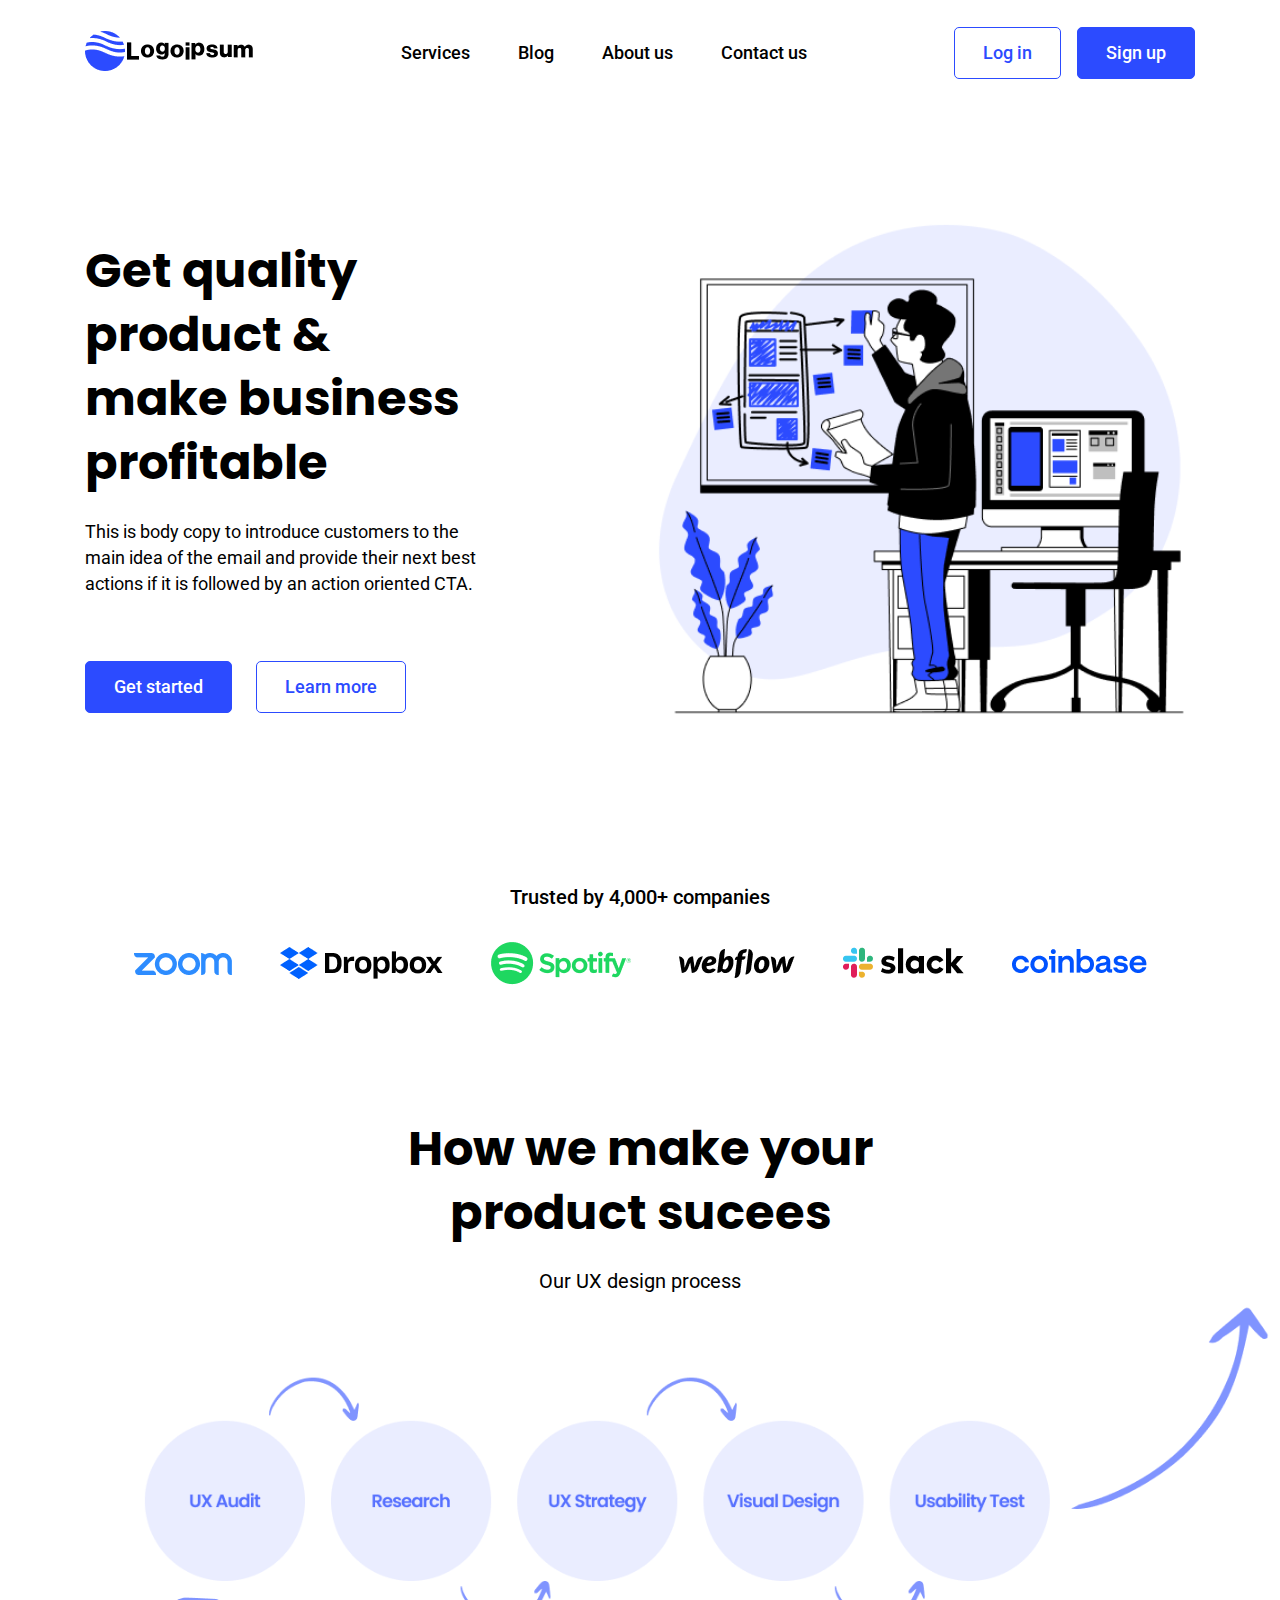
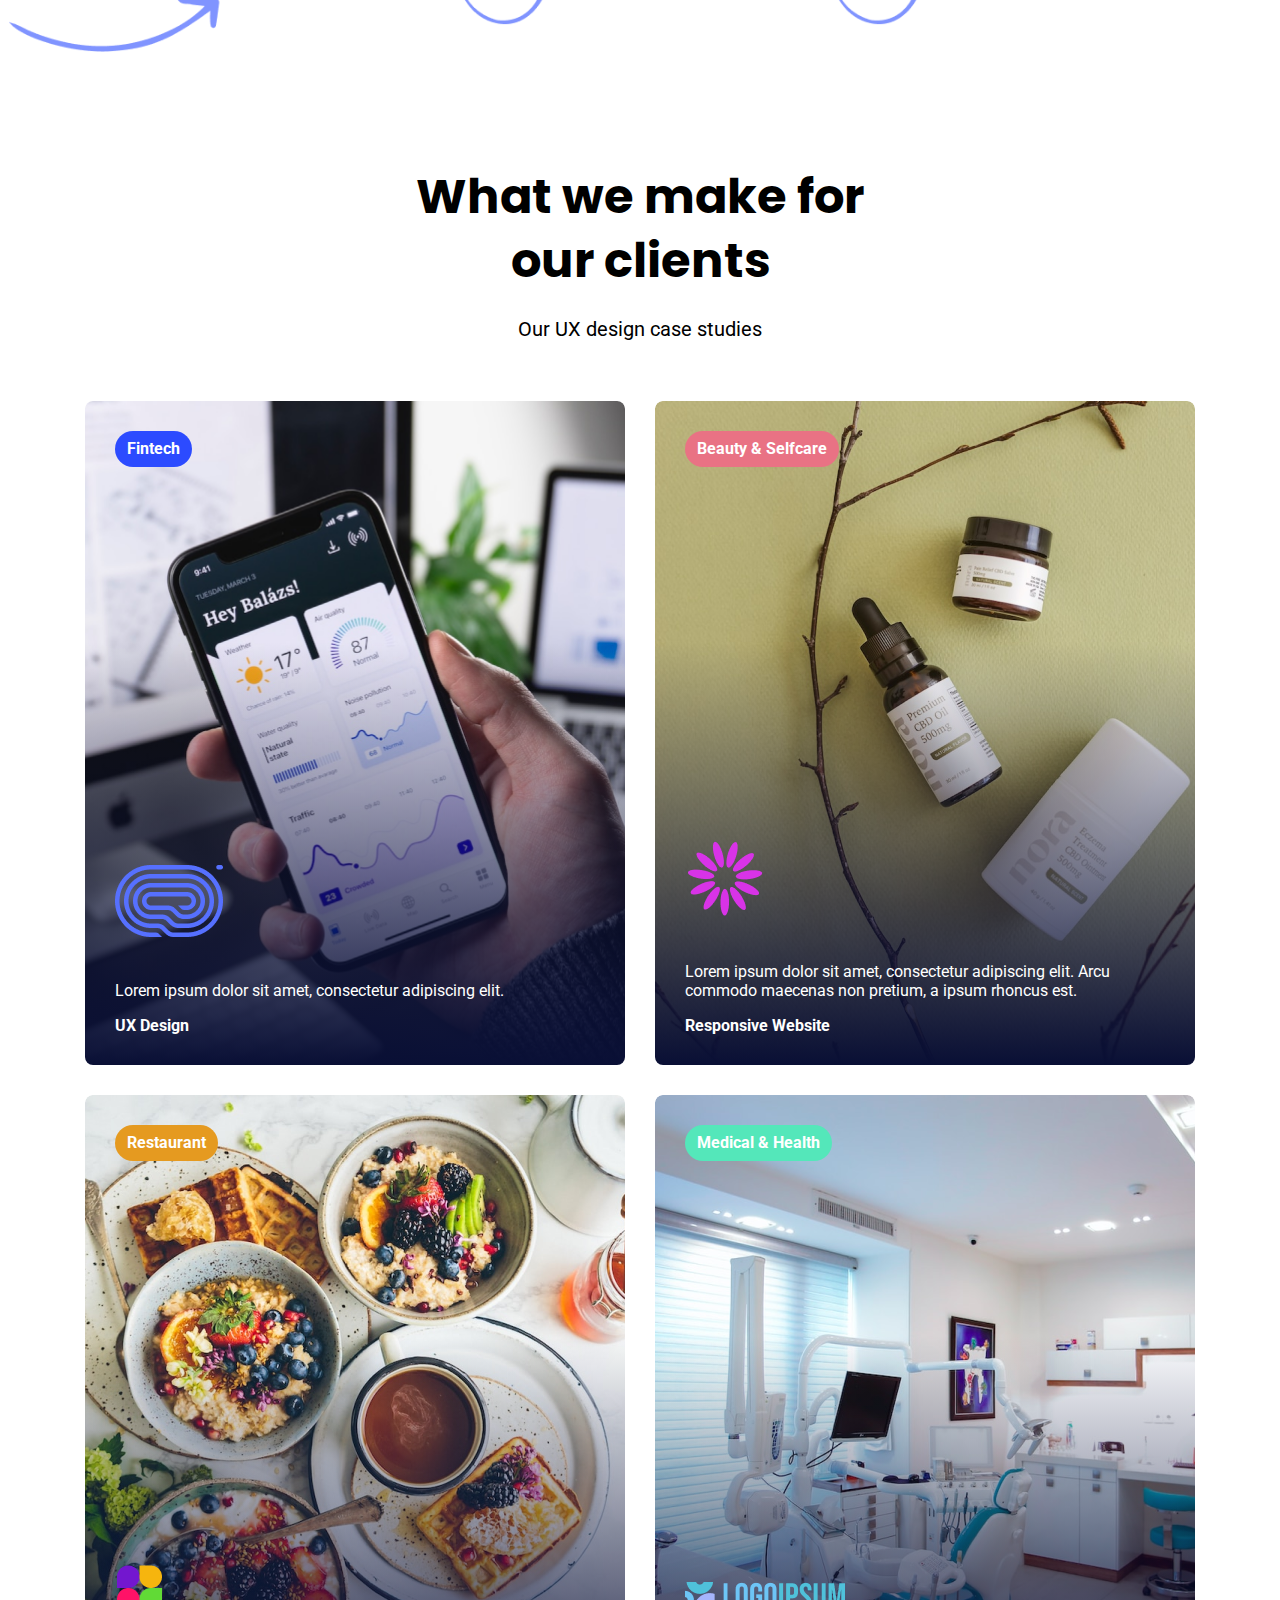
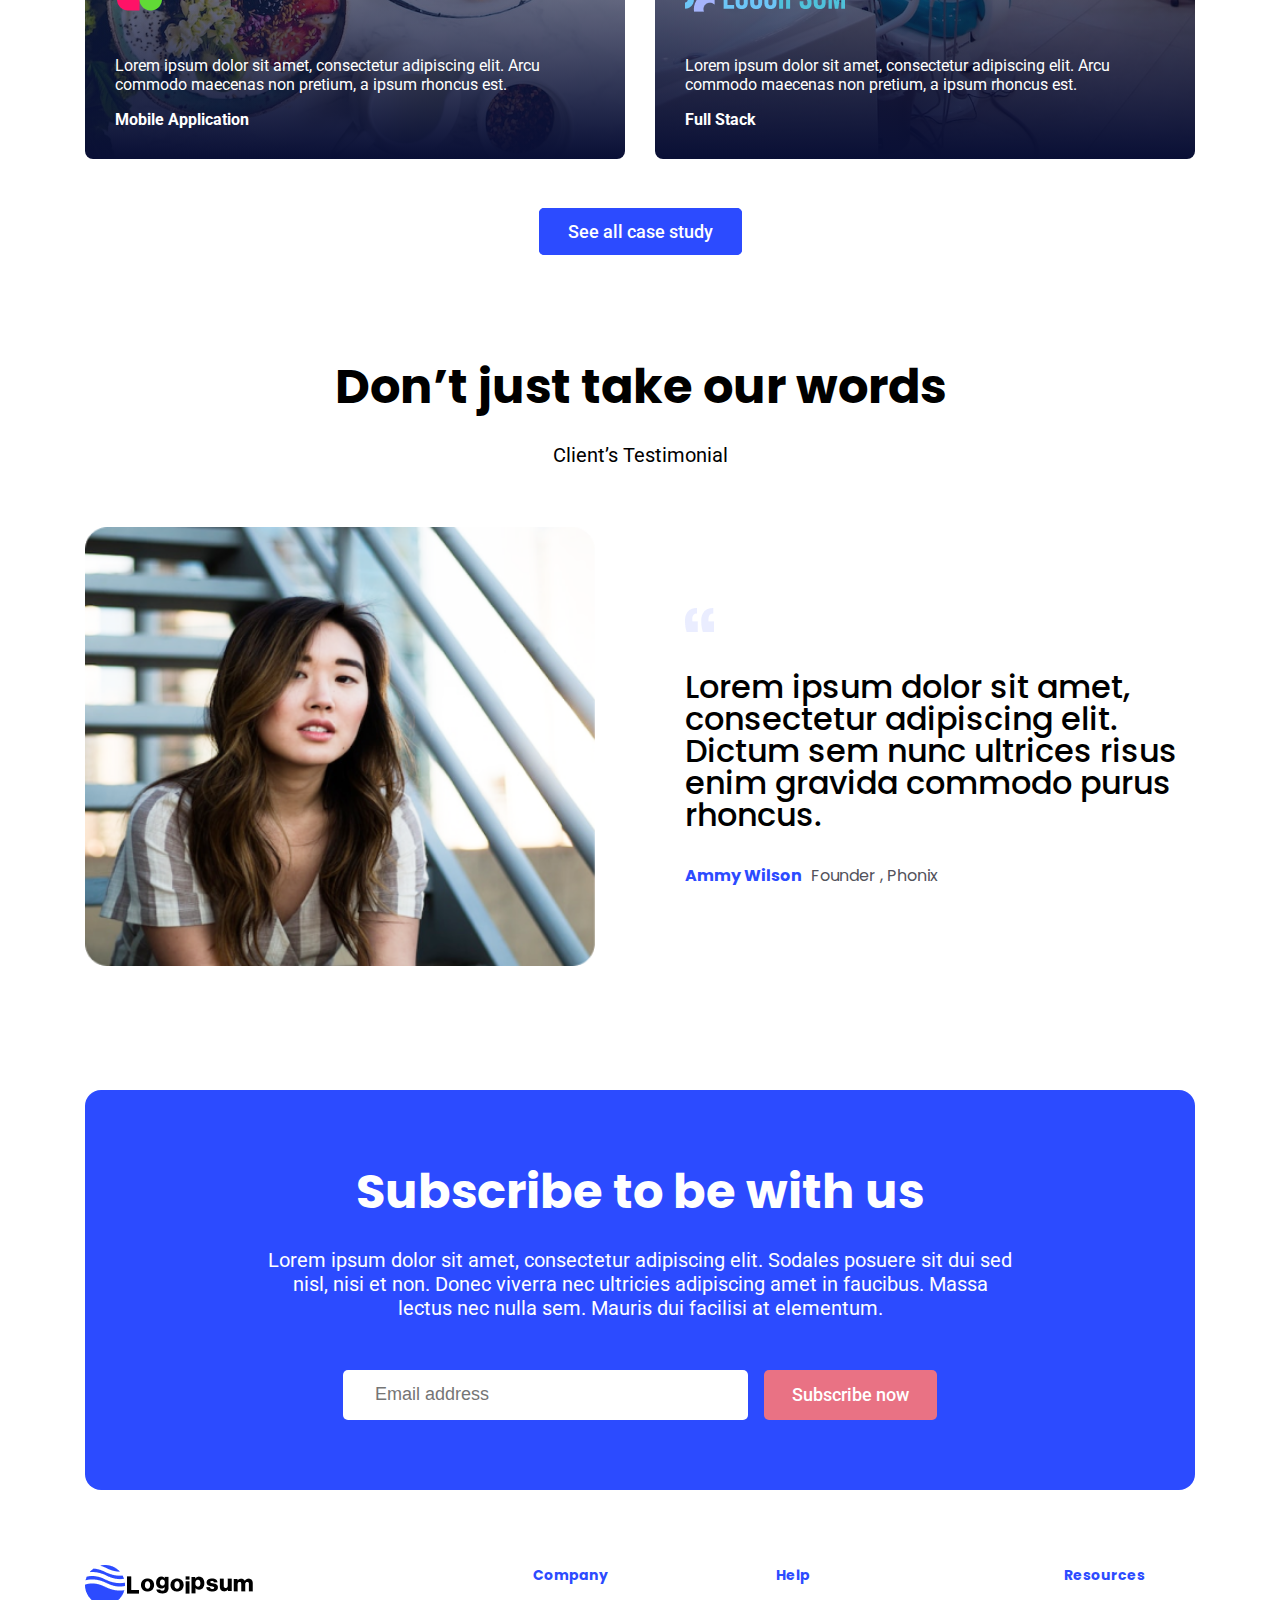
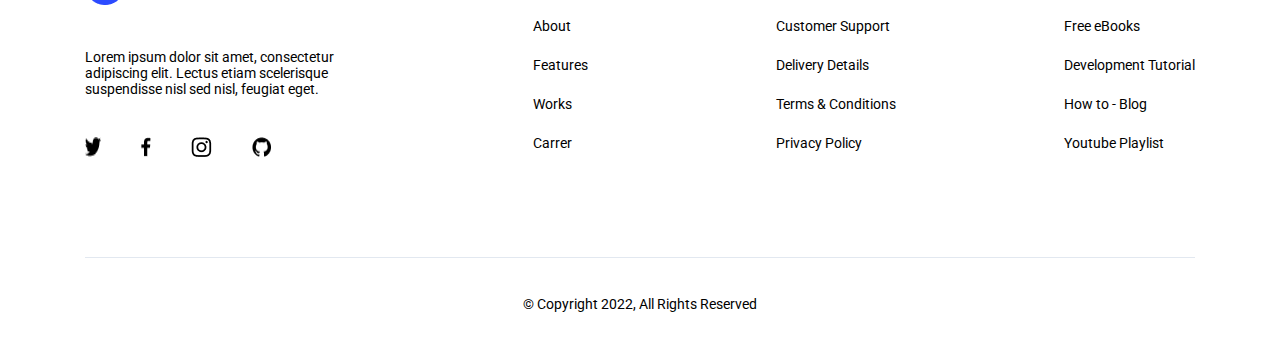
<file: index.html>
<!DOCTYPE html>
<html lang="en">

<head>
    <meta charset="UTF-8">
    <meta http-equiv="X-UA-Compatible" content="IE=edge">
    <meta name="viewport" content="width=device-width, initial-scale=1.0">
    <title>Landing-page</title>
    <link rel="stylesheet" href="../css/style.css">

</head>

<body>
    <header>
        <section>
            <nav>
                <div class="container">
                    <div class="nav-contents">
                        <div class="logo">
                            <a href="./index.html"><img src="../logos/Logo.png" alt="" class="image"></a>
                        </div>
                        <div class="nav-items">
                            <ul>
                                <li><a class="font-weight-medium font-small text-black"
                                        href="./services.html">Services</a></li>
                                <li><a class="font-weight-medium font-small text-black" href="./blog.html">Blog</a></li>
                                <li><a class="font-weight-medium font-small text-black" href="./about.html">About us</a>
                                </li>
                                <li><a class="font-weight-medium font-small text-black" href="./contact.html">Contact
                                        us</a></li>
                            </ul>
                        </div>
                        <div class="user-login">
                            <a href="#" class="button font-small font-weight-medium text-violet">Log in</a>
                            <a href="#" class="button font-small font-weight-medium bg-violet text-white">Sign up</a>
                        </div>
                        <div class="hamburger">
                            <img src="../logos/hamburger.png" alt="">
                        </div>
                    </div>
                </div>
            </nav>
        </section>
    </header>


    <main>
        <section>
            <div class="container">
                <div class="hero-section">
                    <div class="left">
                        <div class="text">
                            <h1 class="font-weight-bold font-extra-large font-poppins">Get quality product & make
                                business profitable
                            </h1>
                            <p class="font-weight-regular font-small">This is body copy to introduce customers to the
                                main idea of the email and provide their next best actions if it is followed by an
                                action oriented CTA.</p>
                        </div>
                        <div class="buttons">
                            <a href="#" class="button font-small font-weight-medium bg-violet text-white">Get
                                started</a>
                            <a href="#" class="button font-small font-weight-medium text-violet">Learn more</a>
                        </div>
                    </div>
                    <div class="right">
                        <img src="../images/Hero Illustration.png" alt="" class="image">
                    </div>
                </div>
            </div>
        </section>

        <section>
            <div class="container">
                <div class="benifited-companies">
                    <h3 class="text-center font-weight-medium font-medium-small">Trusted by 4,000+ companies</h3>
                    <div class="logos">
                        <img src="../logos/zoom.png" alt="">
                        <img src="../logos/dropbox.png" alt="">
                        <img src="../logos/spotify.png" alt="">
                        <img src="../logos/webflow.png" alt="">
                        <img src="../logos/slack.png" alt="">
                        <img src="../logos/coinbase.png" alt="">
                    </div>
                </div>
            </div>
        </section>

        <section>
            <div class="design-container">
                <div class="design-process">
                    <div class="top">
                        <h1 class="font-extra-large font-weight-bold text-center font-poppins">How we make your
                            product sucees</h1>
                        <p class="font-medium-small font-regular text-center">Our UX design process</p>
                    </div>
                    <div class="bottom">
                        <img src="../images/design process.png" alt="" class="image">
                    </div>
                </div>
            </div>
        </section>

        <section>
            <div class="container">
                <div class="services-wrapper">
                    <div class="text">
                        <h1 class="font-extra-large font-weight-bold text-center font-poppins">What we make for
                            our clients</h1>
                        <p class="font-medium-small font-regular text-center">Our UX design case studies</p>
                    </div>
                    <div class="services text-white">
                        <div class="service fintech">
                            <p class="tag font-samller font-weight-bold text-white bg-violet">Fintech</p>
                            <div class="content">
                                <div class="logo">
                                    <img src="../logos/sl_1.png" alt="">
                                </div>
                                <div class="about">
                                    <p class="font-smaller font-weight-regular">Lorem ipsum dolor sit amet, consectetur
                                        adipiscing elit.</p>
                                    <p class="font-smaller font-weight-bold">UX Design</p>
                                </div>
                            </div>
                        </div>
                        <div class="service beauty">
                            <p class="tag font-samller font-weight-bold text-white bg-pink">Beauty & Selfcare</p>
                            <div class="content">
                                <div class="logo">
                                    <img src="../logos/sl_2.png" alt="">
                                </div>
                                <div class="about">
                                    <p class="font-smaller font-weight-regular">Lorem ipsum dolor sit amet, consectetur
                                        adipiscing elit. Arcu commodo maecenas non pretium, a ipsum rhoncus est.</p>
                                    <p class="font-smaller font-weight-bold">Responsive Website</p>
                                </div>
                            </div>
                        </div>
                        <div class="service restaurant">
                            <p class="tag font-samller font-weight-bold text-white bg-mud">Restaurant</p>
                            <div class="content">
                                <div class="logo">
                                    <img src="../logos/sl_3.png" alt="">
                                </div>
                                <div class="about">
                                    <p class="font-smaller font-weight-regular">Lorem ipsum dolor sit amet, consectetur
                                        adipiscing elit. Arcu commodo maecenas non pretium, a ipsum rhoncus est.</p>
                                    <p class="font-smaller font-weight-bold">Mobile Application</p>
                                </div>
                            </div>
                        </div>
                        <div class="service health">
                            <p class="tag font-samller font-weight-bold text-white bg-paste">Medical & Health</p>
                            <div class="content">
                                <div class="logo">
                                    <img src="../logos/sl_4.png" alt="">
                                </div>
                                <div class="about">
                                    <p class="font-smaller font-weight-regular">Lorem ipsum dolor sit amet, consectetur
                                        adipiscing elit. Arcu commodo maecenas non pretium, a ipsum rhoncus est.</p>
                                    <p class="font-smaller font-weight-bold">Full Stack</p>
                                </div>
                            </div>
                        </div>
                    </div>
                    <div class="text-center">
                        <a href="#" class="button font-small font-weight-medium bg-violet text-white margin-auto">See
                            all case study</a>
                    </div>
                </div>
            </div>
        </section>

        <section>
            <div class="container">
                <div class="clients-testimonial">
                    <div class="text">
                        <h1 class="font-extra-large font-weight-bold text-center font-poppins">Don’t just take our words
                        </h1>
                        <p class="font-medium-small font-regular text-center">Client’s Testimonial</p>
                    </div>
                    <div class="content">
                        <div class="left">
                            <img src="../images/BG.png" alt="" class="image">
                        </div>

                        <div class="right font-poppins">
                            <div>
                                <img src="../logos/c.png" alt="" class="iamge">
                            </div>
                            <p class="font-large font-weight-medium ">Lorem ipsum dolor sit amet, consectetur adipiscing
                                elit. Dictum sem nunc ultrices risus enim gravida commodo purus rhoncus.</p>
                            <p class="text-violet font-smaller font-weight-bold">Ammy Wilson &nbsp;&nbsp;<span
                                    class="text-ash font-weight-regular">Founder , Phonix</span></p>
                        </div>
                    </div>
                </div>
            </div>
        </section>

        <section>
            <div class="container">
                <div class="subscribe-section bg-violet text-white">
                    <div class="text">
                        <h1 class="font-extra-large font-weight-bold text-center font-poppins">Subscribe to be with us
                        </h1>
                        <p class="font-medium-small font-regular text-center">Lorem ipsum dolor sit amet, consectetur
                            adipiscing elit. Sodales posuere sit dui sed nisl, nisi et non. Donec viverra nec ultricies
                            adipiscing amet in faucibus. Massa lectus nec nulla sem. Mauris dui facilisi at elementum.
                        </p>
                    </div>
                    <div class="subscribe">
                        <input type="text" placeholder="Email address">
                        <a href="" class="font-small font-weight-medium bg-pink text-white">Subscribe now</a>
                    </div>
                </div>
            </div>
        </section>
    </main>


    <footer>
        <section>
            <div class="container">
                <div class="footer-section">
                    <div class="content social-section">
                        <div>
                            <img src="../logos/Logo.png" alt="">
                        </div>
                        <p class="font-extra-small">Lorem ipsum dolor sit amet, consectetur adipiscing elit. Lectus
                            etiam scelerisque suspendisse nisl sed nisl, feugiat eget.</p>
                        <div class="social">
                            <img src="../logos/1.png" alt="">
                            <img src="../logos/2.png" alt="">
                            <img src="../logos/3.png" alt="">
                            <img src="../logos/4.png" alt="">
                        </div>
                    </div>
                    <div class="content">
                        <h5 class="font-extra-small text-violet font-weight-bold font-poppins">Company</h5>
                        <ul>
                            <li>
                                <a href="#" class="font-extra-small text-black">About</a>
                            </li>
                            <li>
                                <a href="#" class="font-extra-small text-black">Features</a>
                            </li>
                            <li>
                                <a href="#" class="font-extra-small text-black">Works</a>
                            </li>
                            <li>
                                <a href="#" class="font-extra-small text-black">Carrer</a>
                            </li>
                        </ul>
                    </div>
                    <div class="content">
                        <h5 class="font-extra-small text-violet font-weight-bold font-poppins">Help</h5>
                        <ul>
                            <li>
                                <a href="#" class="font-extra-small text-black">Customer Support</a>
                            </li>
                            <li>
                                <a href="#" class="font-extra-small text-black">Delivery Details</a>
                            </li>
                            <li>
                                <a href="#" class="font-extra-small text-black">Terms & Conditions</a>
                            </li>
                            <li>
                                <a href="#" class="font-extra-small text-black">Privacy Policy</a>
                            </li>
                        </ul>
                    </div>
                    <div class="content">
                        <h5 class="font-extra-small text-violet font-weight-bold font-poppins">Resources</h5>
                        <ul>
                            <li>
                                <a href="#" class="font-extra-small text-black">Free eBooks</a>
                            </li>
                            <li>
                                <a href="#" class="font-extra-small text-black">Development Tutorial</a>
                            </li>
                            <li>
                                <a href="#" class="font-extra-small text-black">How to - Blog</a>
                            </li>
                            <li>
                                <a href="#" class="font-extra-small text-black">Youtube Playlist</a>
                            </li>
                        </ul>
                    </div>

                </div>
            </div>
        </section>

        <section>
            <div class="container">
                <div class="copyright text-center">
                    <p class="font-extra-small">© Copyright 2022, All Rights Reserved</p>
                </div>
            </div>
        </section>
    </footer>

</body>

</html>
</file>
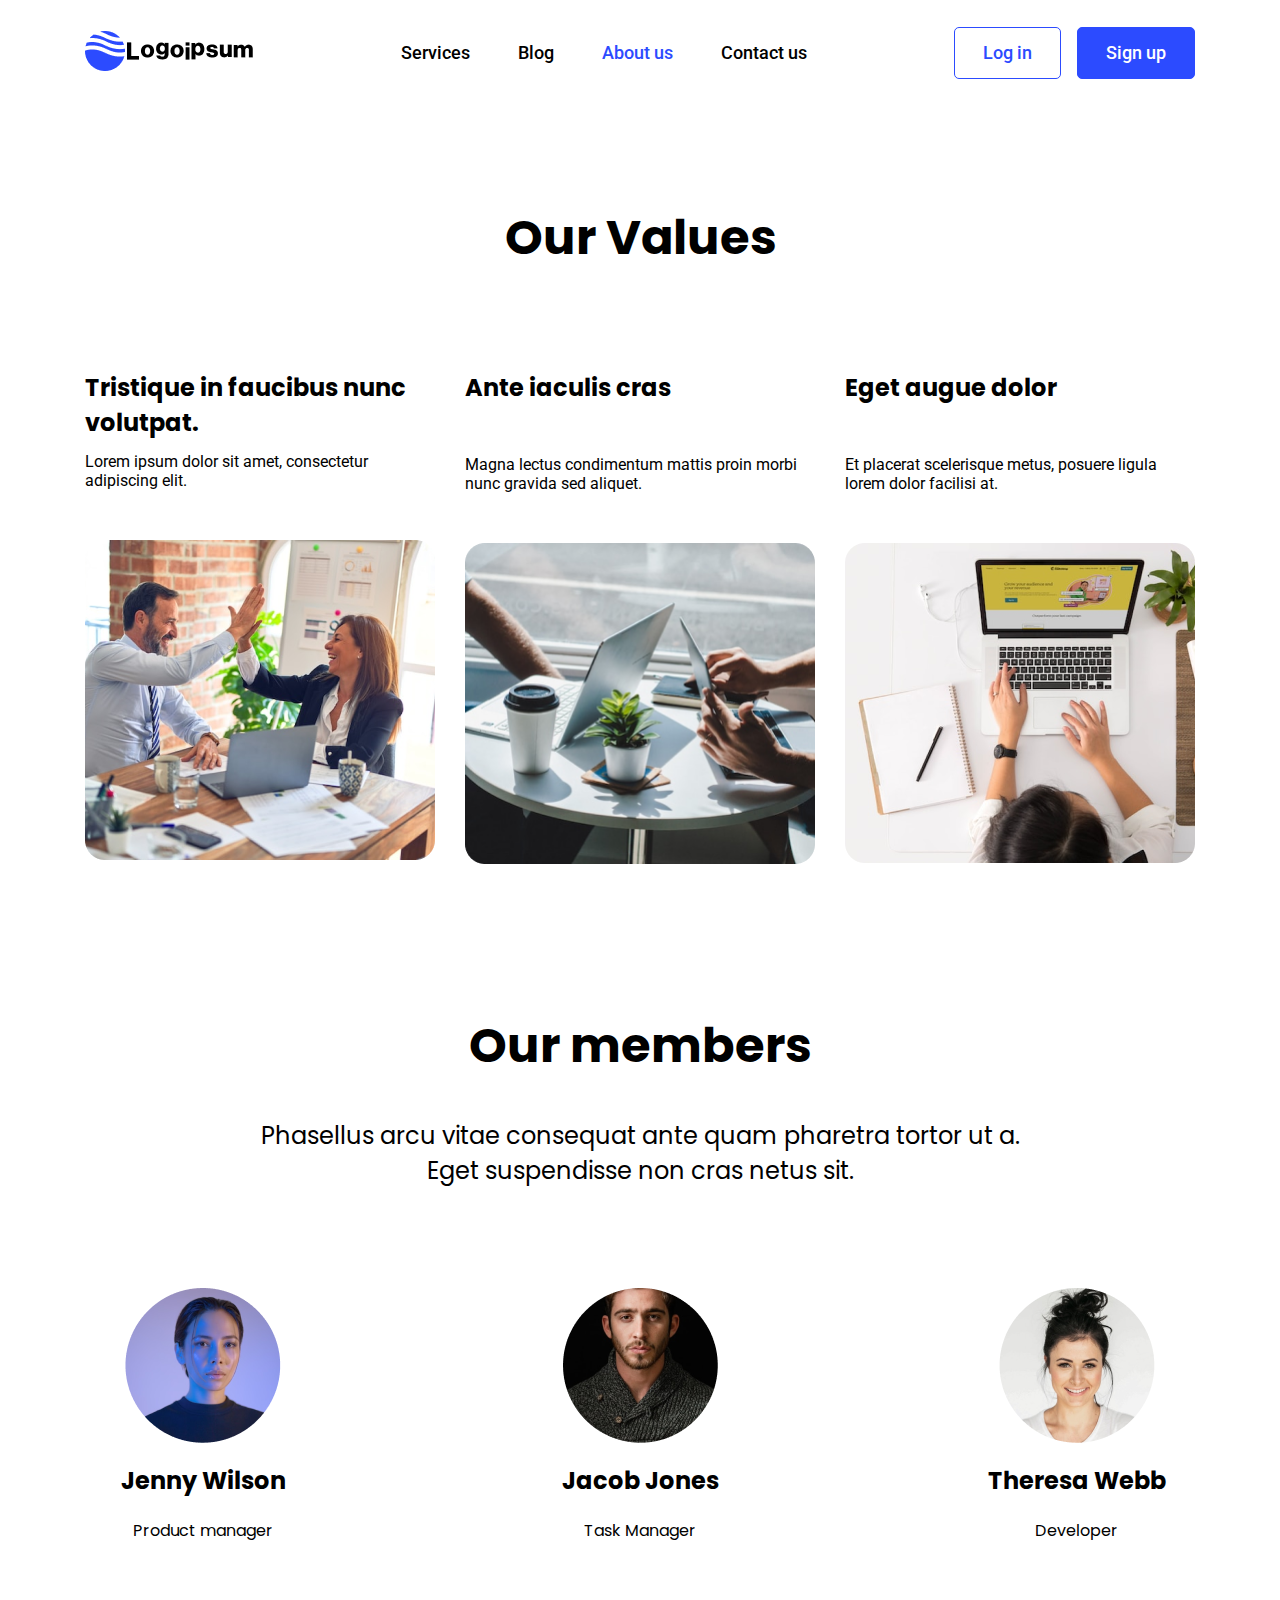
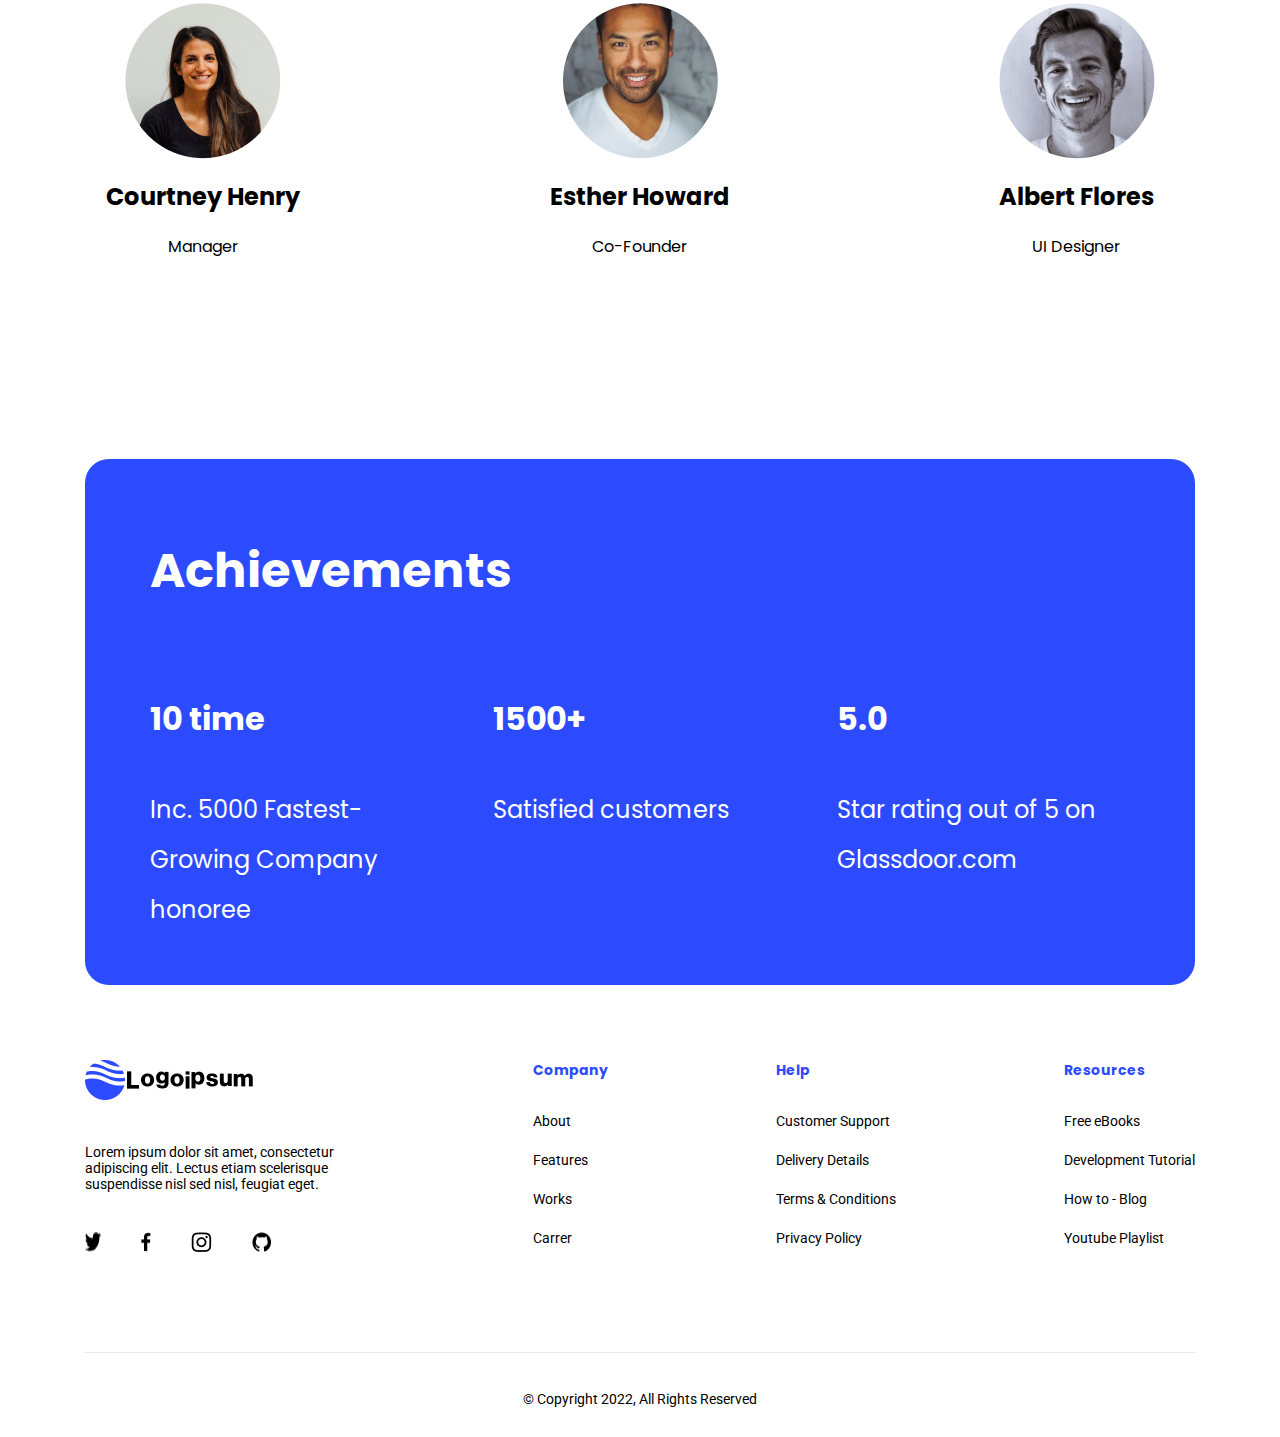
<file: about.html>
<!DOCTYPE html>
<html lang="en">

<head>
    <meta charset="UTF-8">
    <meta http-equiv="X-UA-Compatible" content="IE=edge">
    <meta name="viewport" content="width=device-width, initial-scale=1.0">
    <title>About</title>
    <link rel="stylesheet" href="../css/style.css">
</head>

<body>
    <header>
        <section>
            <nav>
                <div class="container">
                    <div class="nav-contents">
                        <div class="logo">
                            <a href="./index.html"><img src="../logos/Logo.png" alt="" class="image"></a>
                        </div>
                        <div class="nav-items">
                            <ul>
                                <li><a class="font-weight-medium font-small text-black"
                                        href="./services.html">Services</a>
                                </li>
                                <li><a class="font-weight-medium font-small text-black" href="./blog.html">Blog</a></li>
                                <li><a class="font-weight-medium font-small text-black active" href="./about.html">About
                                        us</a></li>
                                <li><a class="font-weight-medium font-small text-black" href="./contact.html">Contact
                                        us</a>
                                </li>
                            </ul>
                        </div>
                        <div class="user-login">
                            <a href="#" class="button font-small font-weight-medium text-violet">Log in</a>
                            <a href="#" class="button font-small font-weight-medium bg-violet text-white">Sign up</a>
                        </div>
                        <div class="hamburger">
                            <img src="../logos/hamburger.png" alt="">
                        </div>
                    </div>
                </div>
            </nav>
        </section>
    </header>


    <main>
        <section>
            <div class="container">
                <div class="values-section">
                    <h1 class="font-extra-large font-weight-bold text-center font-poppins">Our Values</h1>
                    <div class="values-wrapper">
                        <div class="value">
                            <h2 class="font-poppins font-weight-bold">Tristique in faucibus nunc volutpat.</h2>
                            <p class="font-smaller">Lorem ipsum dolor sit amet, consectetur adipiscing elit.</p>
                            <img src="../images/about/1.png" alt="">
                        </div>
                        <div class="value">
                            <h2 class="font-poppins font-weight-bold">Ante iaculis cras</h2>
                            <p class="font-smaller">Magna lectus condimentum mattis proin morbi nunc gravida sed
                                aliquet.</p>
                            <img src="../images/about/2.png" alt="">
                        </div>
                        <div class="value">
                            <h2 class="font-poppins font-weight-bold">Eget augue dolor</h2>
                            <p class="font-smaller">Et placerat scelerisque metus, posuere ligula lorem dolor facilisi
                                at.</p>
                            <img src="../images/about/3.png" alt="">
                        </div>
                    </div>

                </div>
            </div>
        </section>

        <section>
            <div class="container">
                <div class="members-section">
                    <h1 class="font-extra-large font-weight-bold text-center font-poppins">Our members </h1>
                    <p class="font-poppins font-medium-large text-center tag">Phasellus arcu vitae consequat ante quam
                        pharetra tortor ut a. Eget suspendisse non cras netus sit.</p>
                    <div class="members">
                        <div class="member">
                            <img src="../images/about/m1.png" alt="">
                            <h2 class="font-weight-bold text-center font-poppins">Jenny Wilson</h2>
                            <p class="font-poppins font-smaller text-center">Product manager</p>
                        </div>
                        <div class="member">
                            <img src="../images/about/m2.png" alt="">
                            <h2 class="font-weight-bold text-center font-poppins">Jacob Jones</h2>
                            <p class="font-poppins font-smaller text-center">Task Manager</p>
                        </div>
                        <div class="member">
                            <img src="../images/about/m3.png" alt="">
                            <h2 class="font-weight-bold text-center font-poppins">Theresa Webb</h2>
                            <p class="font-poppins font-smaller text-center">Developer</p>
                        </div>
                        <div class="member">
                            <img src="../images/about/m4.png" alt="">
                            <h2 class="font-weight-bold text-center font-poppins">Courtney Henry</h2>
                            <p class="font-poppins font-smaller text-center">Manager</p>
                        </div>
                        <div class="member">
                            <img src="../images/about/m5.png" alt="">
                            <h2 class="font-weight-bold text-center font-poppins">Esther Howard</h2>
                            <p class="font-poppins font-smaller text-center">Co-Founder</p>
                        </div>
                        <div class="member">
                            <img src="../images/about/m6.png" alt="">
                            <h2 class="font-weight-bold text-center font-poppins">Albert Flores</h2>
                            <p class="font-poppins font-smaller text-center">UI Designer</p>
                        </div>
                    </div>


                </div>
            </div>
        </section>

        <section>
            <div class="container">
                <div class="achivement-section bg-violet text-white font-poppins">
                    <h1 class="font-extra-large font-weight-bold ">Achievements
                    </h1>
                    <div class="achivements">
                        <div class="achivement">
                            <h2 class="font-large font-weight-bold">10 time</h2>
                            <p class="font-medium-large">Inc. 5000 Fastest-Growing Company honoree</p>
                        </div>
                        <div class="achivement">
                            <h2 class="font-large font-weight-bold">1500+</h2>
                            <p class="font-medium-large">Satisfied customers
                            <p>
                        </div>
                        <div class="achivement">
                            <h2 class="font-large font-weight-bold">5.0</h2>
                            <p class="font-medium-large">Star rating out of 5 on Glassdoor.com</p>
                        </div>

                    </div>
                </div>
            </div>
        </section>
    </main>


    <footer>
        <section>
            <div class="container">
                <div class="footer-section">
                    <div class="content social-section">
                        <div>
                            <img src="../logos/Logo.png" alt="">
                        </div>
                        <p class="font-extra-small">Lorem ipsum dolor sit amet, consectetur adipiscing elit. Lectus
                            etiam scelerisque suspendisse nisl sed nisl, feugiat eget.</p>
                        <div class="social">
                            <img src="../logos/1.png" alt="">
                            <img src="../logos/2.png" alt="">
                            <img src="../logos/3.png" alt="">
                            <img src="../logos/4.png" alt="">
                        </div>
                    </div>
                    <div class="content">
                        <h5 class="font-extra-small text-violet font-weight-bold font-poppins">Company</h5>
                        <ul>
                            <li>
                                <a href="#" class="font-extra-small text-black">About</a>
                            </li>
                            <li>
                                <a href="#" class="font-extra-small text-black">Features</a>
                            </li>
                            <li>
                                <a href="#" class="font-extra-small text-black">Works</a>
                            </li>
                            <li>
                                <a href="#" class="font-extra-small text-black">Carrer</a>
                            </li>
                        </ul>
                    </div>
                    <div class="content">
                        <h5 class="font-extra-small text-violet font-weight-bold font-poppins">Help</h5>
                        <ul>
                            <li>
                                <a href="#" class="font-extra-small text-black">Customer Support</a>
                            </li>
                            <li>
                                <a href="#" class="font-extra-small text-black">Delivery Details</a>
                            </li>
                            <li>
                                <a href="#" class="font-extra-small text-black">Terms & Conditions</a>
                            </li>
                            <li>
                                <a href="#" class="font-extra-small text-black">Privacy Policy</a>
                            </li>
                        </ul>
                    </div>
                    <div class="content">
                        <h5 class="font-extra-small text-violet font-weight-bold font-poppins">Resources</h5>
                        <ul>
                            <li>
                                <a href="#" class="font-extra-small text-black">Free eBooks</a>
                            </li>
                            <li>
                                <a href="#" class="font-extra-small text-black">Development Tutorial</a>
                            </li>
                            <li>
                                <a href="#" class="font-extra-small text-black">How to - Blog</a>
                            </li>
                            <li>
                                <a href="#" class="font-extra-small text-black">Youtube Playlist</a>
                            </li>
                        </ul>
                    </div>

                </div>
            </div>
        </section>

        <section>
            <div class="container">
                <div class="copyright text-center">
                    <p class="font-extra-small">© Copyright 2022, All Rights Reserved</p>
                </div>
            </div>
        </section>
    </footer>

</body>

</html>
</file>
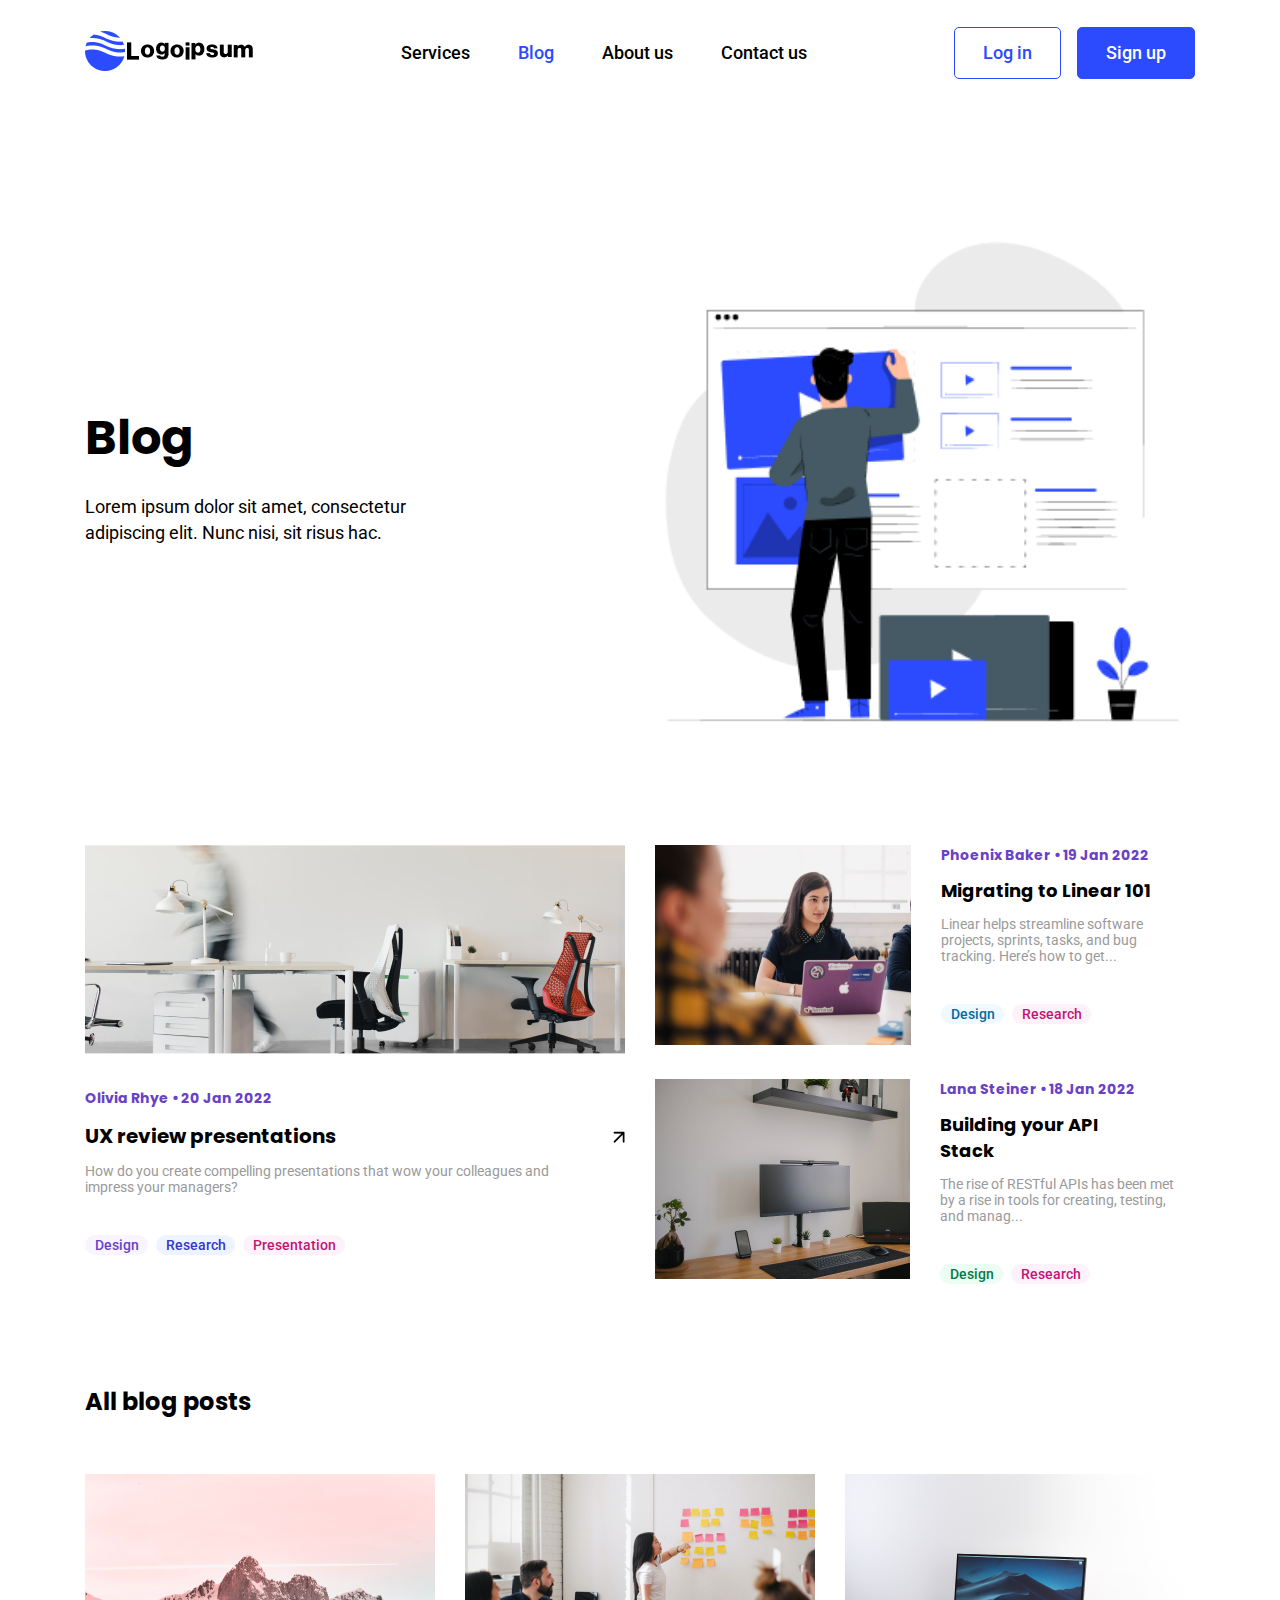
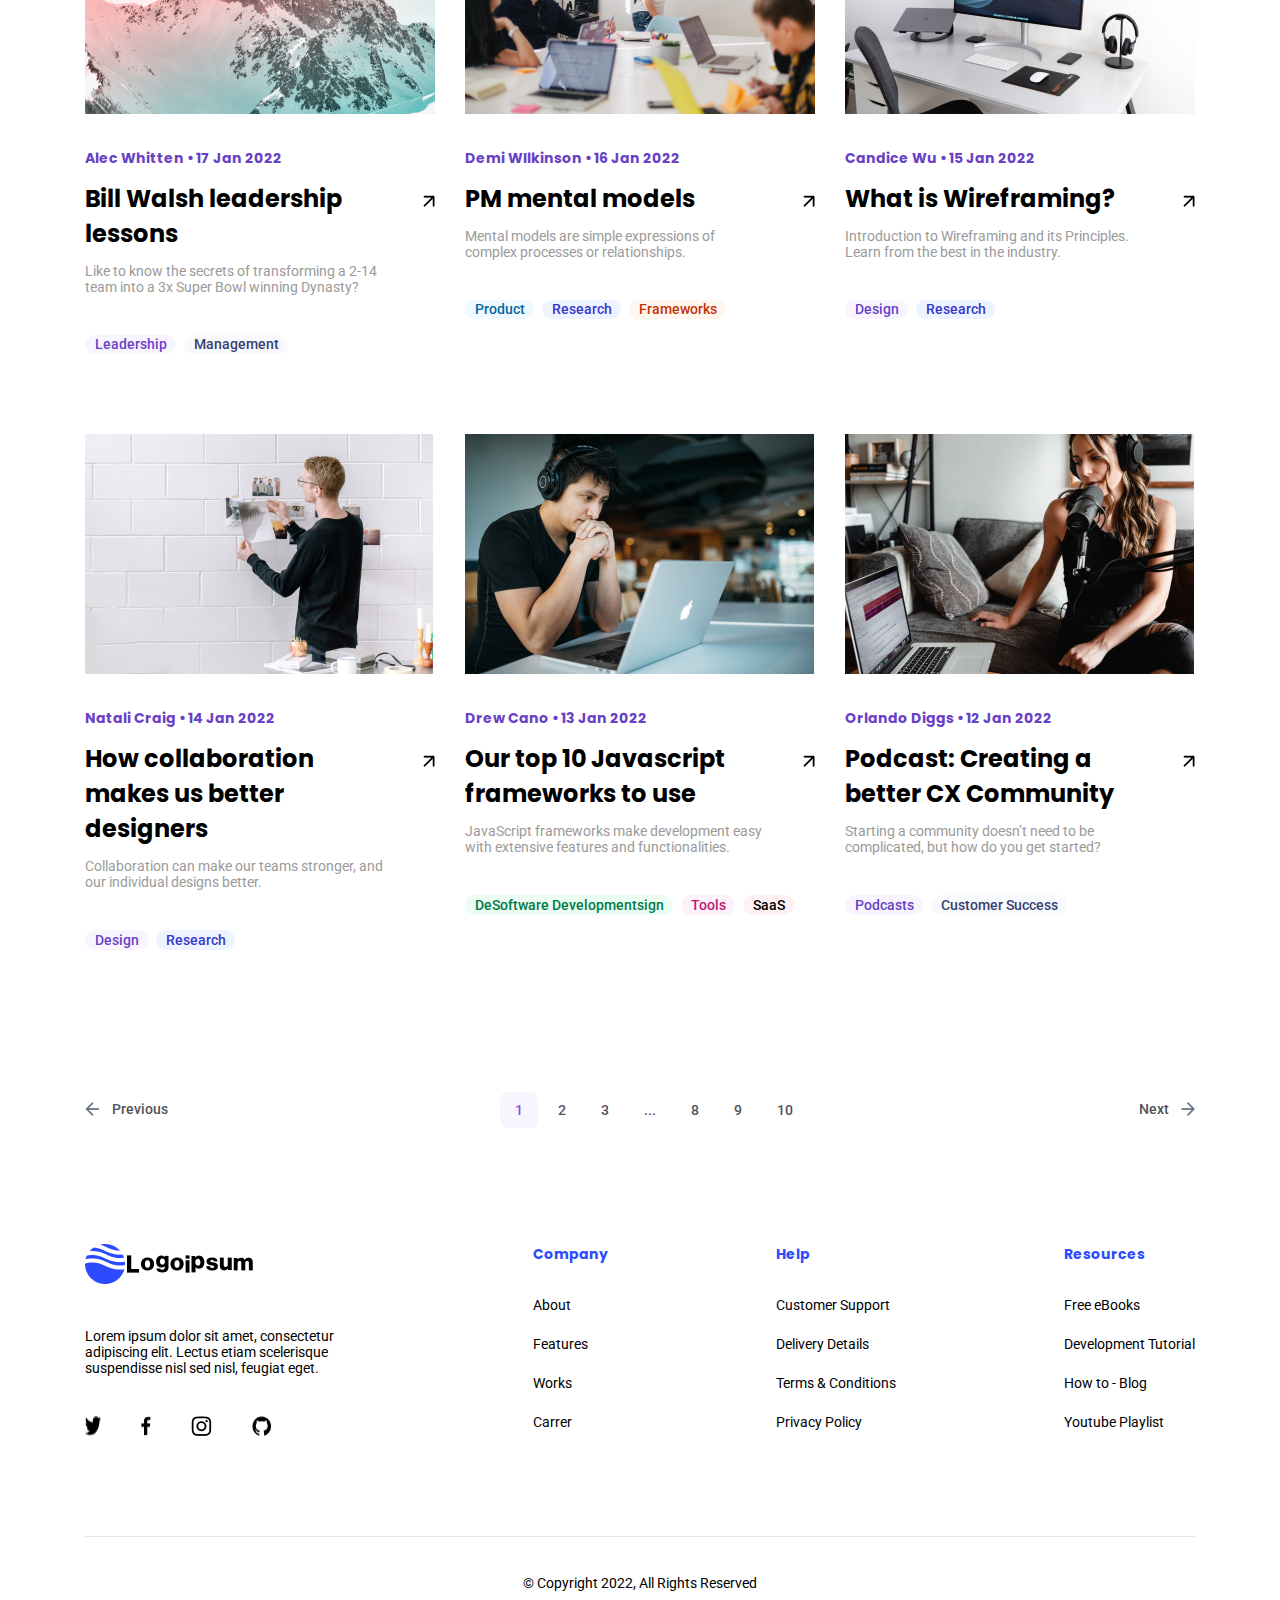
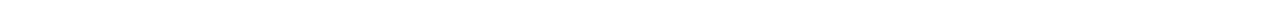
<file: blog.html>
<!DOCTYPE html>
<html lang="en">

<head>
    <meta charset="UTF-8">
    <meta http-equiv="X-UA-Compatible" content="IE=edge">
    <meta name="viewport" content="width=device-width, initial-scale=1.0">
    <title>Blog</title>
    <link rel="stylesheet" href="../css/style.css">
</head>

<body>
    <header>
        <section>
            <nav>
                <div class="container">
                    <div class="nav-contents">
                        <div class="logo">
                            <a href="./index.html"><img src="../logos/Logo.png" alt="" class="image"></a>
                        </div>
                        <div class="nav-items">
                            <ul>
                                <li><a class="font-weight-medium font-small text-black"
                                        href="./services.html">Services</a></li>
                                <li><a class="font-weight-medium font-small text-black active"
                                        href="./blog.html">Blog</a></li>
                                <li><a class="font-weight-medium font-small text-black" href="./about.html">About us</a>
                                </li>
                                <li><a class="font-weight-medium font-small text-black" href="./contact.html">Contact
                                        us</a></li>
                            </ul>
                        </div>
                        <div class="user-login">
                            <a href="#" class="button font-small font-weight-medium text-violet">Log in</a>
                            <a href="#" class="button font-small font-weight-medium bg-violet text-white">Sign up</a>
                        </div>
                        <div class="hamburger">
                            <img src="../logos/hamburger.png" alt="">
                        </div>
                    </div>
                </div>
            </nav>
        </section>
    </header>


    <main>
        <section>
            <div class="container">
                <div class="hero-section">
                    <div class="left">
                        <div class="text">
                            <h1 class="font-weight-bold font-extra-large font-poppins">Blog
                            </h1>
                            <p class="font-weight-regular font-small">Lorem ipsum dolor sit amet, consectetur adipiscing
                                elit. Nunc nisi, sit risus hac.</p>
                        </div>
                    </div>
                    <div class="right">
                        <img src="../images/blog/1.png" alt="" class="image">
                    </div>
                </div>
            </div>
        </section>

        <section>
            <div class="container">
                <div class="first-blog-section">
                    <div class="left">
                        <div class="blogs">
                            <div class="blog">
                                <div class="top">
                                    <img src="../images/blog/2.png" alt="" class="image">
                                </div>
                                <div class="bottom">
                                    <div class="text">
                                        <p class="font-extra-small font-weight-bold blog-text-violet font-poppins">
                                            Olivia Rhye • 20 Jan 2022</p>
                                        <div class="heading">
                                            <h1 class="font-weight-bold font-medium-small font-poppins">UX review
                                                presentations</h1>
                                            <img src="../logos/blog/blog_arrow.png" alt="">
                                        </div>
                                        <p class="font-extra-small text-light-ash">How do you create compelling
                                            presentations that wow your colleagues and impress your managers?</p>
                                    </div>
                                    <div class="tags">
                                        <p
                                            class="font-extra-small font-weight-medium tag blog-text-violet blog-bg-violet">
                                            Design</p>
                                        <p
                                            class="font-extra-small font-weight-medium tag blog-text-bluishviolet blog-bg-bluishviolet">
                                            Research</p>
                                        <p
                                            class="font-extra-small font-weight-medium tag blog-text-darkpink blog-bg-darkpink">
                                            Presentation</p>
                                    </div>

                                </div>
                            </div>
                        </div>
                    </div>
                    <div class="right">
                        <div class="blogs">
                            <div class="blog">
                                <div class="top">
                                    <img src="../images/blog/3.png" alt="">
                                </div>
                                <div class="bottom">
                                    <div class="text">
                                        <p class="font-extra-small font-weight-bold blog-text-violet font-poppins">
                                            Phoenix Baker • 19 Jan 2022</p>
                                        <div class="heading">
                                            <h1 class="font-weight-bold font-small font-poppins">Migrating to Linear 101
                                            </h1>
                                        </div>
                                        <p class="font-extra-small text-light-ash">Linear helps streamline software
                                            projects, sprints, tasks, and bug tracking. Here’s how to get...</p>
                                    </div>
                                    <div class="tags">
                                        <p
                                            class="font-extra-small font-weight-medium tag blog-text-bluishgreen blog-bg-bluishgreen">
                                            Design</p>
                                        <p
                                            class="font-extra-small font-weight-medium tag blog-text-darkpink blog-bg-darkpink">
                                            Research</p>
                                    </div>

                                </div>
                            </div>
                            <div class="blog">
                                <div class="top">
                                    <img src="../images/blog/4.png" alt="">
                                </div>
                                <div class="bottom">
                                    <div class="text">
                                        <p class="font-extra-small font-weight-bold blog-text-violet font-poppins">Lana
                                            Steiner • 18 Jan 2022</p>
                                        <div class="heading">
                                            <h1 class="font-weight-bold font-small font-poppins">Building your API Stack
                                            </h1>
                                        </div>
                                        <p class="font-extra-small text-light-ash">The rise of RESTful APIs has been met
                                            by a rise in tools for creating, testing, and manag...</p>
                                    </div>
                                    <div class="tags">
                                        <p
                                            class="font-extra-small font-weight-medium tag blog-text-green blog-bg-green">
                                            Design</p>
                                        <p
                                            class="font-extra-small font-weight-medium tag blog-text-darkpink blog-bg-darkpink">
                                            Research</p>
                                    </div>
                                </div>
                            </div>
                        </div>
                    </div>
                </div>
            </div>
        </section>


        <section>
            <div class="container">
                <div class="all-blog-posts">
                    <h2 class=" font-poppins">All blog posts</h2>
                    <div class="blogs">
                        <div class="blog">
                            <div class="top">
                                <img src="../images/blog/b1.png" alt="">
                            </div>
                            <div class="bottom">
                                <div class="text">
                                    <p class="font-extra-small font-weight-bold blog-text-violet font-poppins">Alec
                                        Whitten • 17 Jan 2022</p>
                                    <div class="heading">
                                        <h1 class="font-weight-bold font-medium-large font-poppins">Bill Walsh
                                            leadership lessons</h1>
                                        <img src="../logos/blog/blog_arrow.png" alt="">
                                    </div>
                                    <p class="font-extra-small text-light-ash">Like to know the secrets of transforming
                                        a 2-14 team into a 3x Super Bowl winning Dynasty?</p>
                                </div>
                                <div class="tags">
                                    <p class="font-extra-small font-weight-medium tag blog-text-violet blog-bg-violet">
                                        Leadership</p>
                                    <p
                                        class="font-extra-small font-weight-medium tag blog-bg-ashhviolet blog-text-ashhviolet">
                                        Management</p>
                                </div>

                            </div>
                        </div>
                        <div class="blog">
                            <div class="top">
                                <img src="../images/blog/b2.png" alt="">
                            </div>
                            <div class="bottom">
                                <div class="text">
                                    <p class="font-extra-small font-weight-bold blog-text-violet font-poppins">Demi
                                        WIlkinson • 16 Jan 2022</p>
                                    <div class="heading">
                                        <h1 class="font-weight-bold font-medium-large font-poppins">PM mental models
                                        </h1>
                                        <img src="../logos/blog/blog_arrow.png" alt="">
                                    </div>
                                    <p class="font-extra-small text-light-ash">Mental models are simple expressions of
                                        complex processes or relationships.</p>
                                </div>
                                <div class="tags">
                                    <p
                                        class="font-extra-small font-weight-medium tag blog-text-bluishgreen blog-bg-bluishgreen">
                                        Product</p>
                                    <p
                                        class="font-extra-small font-weight-medium tag blog-text-bluishviolet blog-bg-bluishviolet">
                                        Research</p>
                                    <p class="font-extra-small font-weight-medium tag blog-bg-orange blog-text-orange">
                                        Frameworks</p>
                                </div>

                            </div>
                        </div>

                        <div class="blog">
                            <div class="top">
                                <img src="../images/blog/b3.png" alt="">
                            </div>
                            <div class="bottom">
                                <div class="text">
                                    <p class="font-extra-small font-weight-bold blog-text-violet font-poppins">Candice
                                        Wu • 15 Jan 2022</p>
                                    <div class="heading">
                                        <h1 class="font-weight-bold font-medium-large font-poppins">What is Wireframing?
                                        </h1>
                                        <img src="../logos/blog/blog_arrow.png" alt="">
                                    </div>
                                    <p class="font-extra-small text-light-ash">Introduction to Wireframing and its
                                        Principles. Learn from the best in the industry.</p>
                                </div>
                                <div class="tags">
                                    <p class="font-extra-small font-weight-medium tag blog-bg-violet blog-text-violet">
                                        Design</p>
                                    <p
                                        class="font-extra-small font-weight-medium tag blog-text-bluishviolet blog-bg-bluishviolet">
                                        Research</p>
                                </div>

                            </div>
                        </div>
                        <div class="blog">
                            <div class="top">
                                <img src="../images/blog/b4.png" alt="">
                            </div>
                            <div class="bottom">
                                <div class="text">
                                    <p class="font-extra-small font-weight-bold blog-text-violet font-poppins">Natali
                                        Craig • 14 Jan 2022</p>
                                    <div class="heading">
                                        <h1 class="font-weight-bold font-medium-large font-poppins">How collaboration
                                            makes us better designers</h1>
                                        <img src="../logos/blog/blog_arrow.png" alt="">
                                    </div>
                                    <p class="font-extra-small text-light-ash">Collaboration can make our teams
                                        stronger, and our individual designs better.</p>
                                </div>
                                <div class="tags">
                                    <p class="font-extra-small font-weight-medium tag blog-bg-violet blog-text-violet">
                                        Design</p>
                                    <p
                                        class="font-extra-small font-weight-medium tag blog-text-bluishviolet blog-bg-bluishviolet">
                                        Research</p>
                                </div>

                            </div>
                        </div>
                        <div class="blog">
                            <div class="top">
                                <img src="../images/blog/b5.png" alt="">
                            </div>
                            <div class="bottom">
                                <div class="text">
                                    <p class="font-extra-small font-weight-bold blog-text-violet font-poppins">Drew Cano
                                        • 13 Jan 2022</p>
                                    <div class="heading">
                                        <h1 class="font-weight-bold font-medium-large font-poppins">Our top 10
                                            Javascript frameworks to use</h1>
                                        <img src="../logos/blog/blog_arrow.png" alt="">
                                    </div>
                                    <p class="font-extra-small text-light-ash">JavaScript frameworks make development
                                        easy with extensive features and functionalities.</p>
                                </div>
                                <div class="tags">
                                    <p class="font-extra-small font-weight-medium tag blog-bg-green blog-text-green">
                                        DeSoftware Developmentsign</p>
                                    <p
                                        class="font-extra-small font-weight-medium tag blog-bg-darkpink blog-text-darkpink">
                                        Tools</p>
                                    <p class="font-extra-small font-weight-medium tag blog-bg-red blog-bg-red">SaaS</p>
                                </div>

                            </div>
                        </div>
                        <div class="blog">
                            <div class="top">
                                <img src="../images/blog/b6.png" alt="">
                            </div>
                            <div class="bottom">
                                <div class="text">
                                    <p class="font-extra-small font-weight-bold blog-text-violet font-poppins">Orlando
                                        Diggs • 12 Jan 2022</p>
                                    <div class="heading">
                                        <h1 class="font-weight-bold font-medium-large font-poppins">Podcast: Creating a
                                            better CX Community</h1>
                                        <img src="../logos/blog/blog_arrow.png" alt="">
                                    </div>
                                    <p class="font-extra-small text-light-ash">Starting a community doesn’t need to be
                                        complicated, but how do you get started?</p>
                                </div>
                                <div class="tags">
                                    <p class="font-extra-small font-weight-medium tag blog-bg-violet blog-text-violet">
                                        Podcasts</p>
                                    <p
                                        class="font-extra-small font-weight-medium tag blog-bg-ashhviolet blog-text-ashhviolet">
                                        Customer Success</p>
                                </div>

                            </div>
                        </div>
                    </div>
                    <div class="pagination">
                        <div class="navigation">
                            <a href="#">
                                <div>
                                    <img src="../logos/blog/left_arrow.png" alt="">
                                    <p class="text-ash font-extra-small font-weight-medium">Previous</p>
                                </div>
                            </a>
                        </div>
                        <div class="pages">
                            <ul>
                                <li><a href="" class="text-ash font-extra-small font-weight-medium active">1</a></li>
                                <li><a href="" class="text-ash font-extra-small font-weight-medium">2</a></li>
                                <li><a href="" class="text-ash font-extra-small font-weight-medium">3</a></li>
                                <li><a href="" class="text-ash font-extra-small font-weight-medium">...</a></li>
                                <li><a href="" class="text-ash font-extra-small font-weight-medium">8</a></li>
                                <li><a href="" class="text-ash font-extra-small font-weight-medium">9</a></li>
                                <li><a href="" class="text-ash font-extra-small font-weight-medium">10</a></li>
                            </ul>
                        </div>
                        <div class="navigation">
                            <a href="#">
                                <div>
                                    <p class="text-ash font-extra-small font-weight-medium">Next</p>
                                    <img src="../logos/blog/right_arrow.png" alt="">
                                </div>
                            </a>
                        </div>
                    </div>
                </div>
            </div>
        </section>

    </main>


    <footer>
        <section>
            <div class="container">
                <div class="footer-section">
                    <div class="content social-section">
                        <div>
                            <img src="../logos/Logo.png" alt="">
                        </div>
                        <p class="font-extra-small">Lorem ipsum dolor sit amet, consectetur adipiscing elit. Lectus
                            etiam scelerisque suspendisse nisl sed nisl, feugiat eget.</p>
                        <div class="social">
                            <img src="../logos/1.png" alt="">
                            <img src="../logos/2.png" alt="">
                            <img src="../logos/3.png" alt="">
                            <img src="../logos/4.png" alt="">
                        </div>
                    </div>
                    <div class="content">
                        <h5 class="font-extra-small text-violet font-weight-bold font-poppins">Company</h5>
                        <ul>
                            <li>
                                <a href="#" class="font-extra-small text-black">About</a>
                            </li>
                            <li>
                                <a href="#" class="font-extra-small text-black">Features</a>
                            </li>
                            <li>
                                <a href="#" class="font-extra-small text-black">Works</a>
                            </li>
                            <li>
                                <a href="#" class="font-extra-small text-black">Carrer</a>
                            </li>
                        </ul>
                    </div>
                    <div class="content">
                        <h5 class="font-extra-small text-violet font-weight-bold font-poppins">Help</h5>
                        <ul>
                            <li>
                                <a href="#" class="font-extra-small text-black">Customer Support</a>
                            </li>
                            <li>
                                <a href="#" class="font-extra-small text-black">Delivery Details</a>
                            </li>
                            <li>
                                <a href="#" class="font-extra-small text-black">Terms & Conditions</a>
                            </li>
                            <li>
                                <a href="#" class="font-extra-small text-black">Privacy Policy</a>
                            </li>
                        </ul>
                    </div>
                    <div class="content">
                        <h5 class="font-extra-small text-violet font-weight-bold font-poppins">Resources</h5>
                        <ul>
                            <li>
                                <a href="#" class="font-extra-small text-black">Free eBooks</a>
                            </li>
                            <li>
                                <a href="#" class="font-extra-small text-black">Development Tutorial</a>
                            </li>
                            <li>
                                <a href="#" class="font-extra-small text-black">How to - Blog</a>
                            </li>
                            <li>
                                <a href="#" class="font-extra-small text-black">Youtube Playlist</a>
                            </li>
                        </ul>
                    </div>

                </div>
            </div>
        </section>

        <section>
            <div class="container">
                <div class="copyright text-center">
                    <p class="font-extra-small">© Copyright 2022, All Rights Reserved</p>
                </div>
            </div>
        </section>
    </footer>

</body>

</html>
</file>
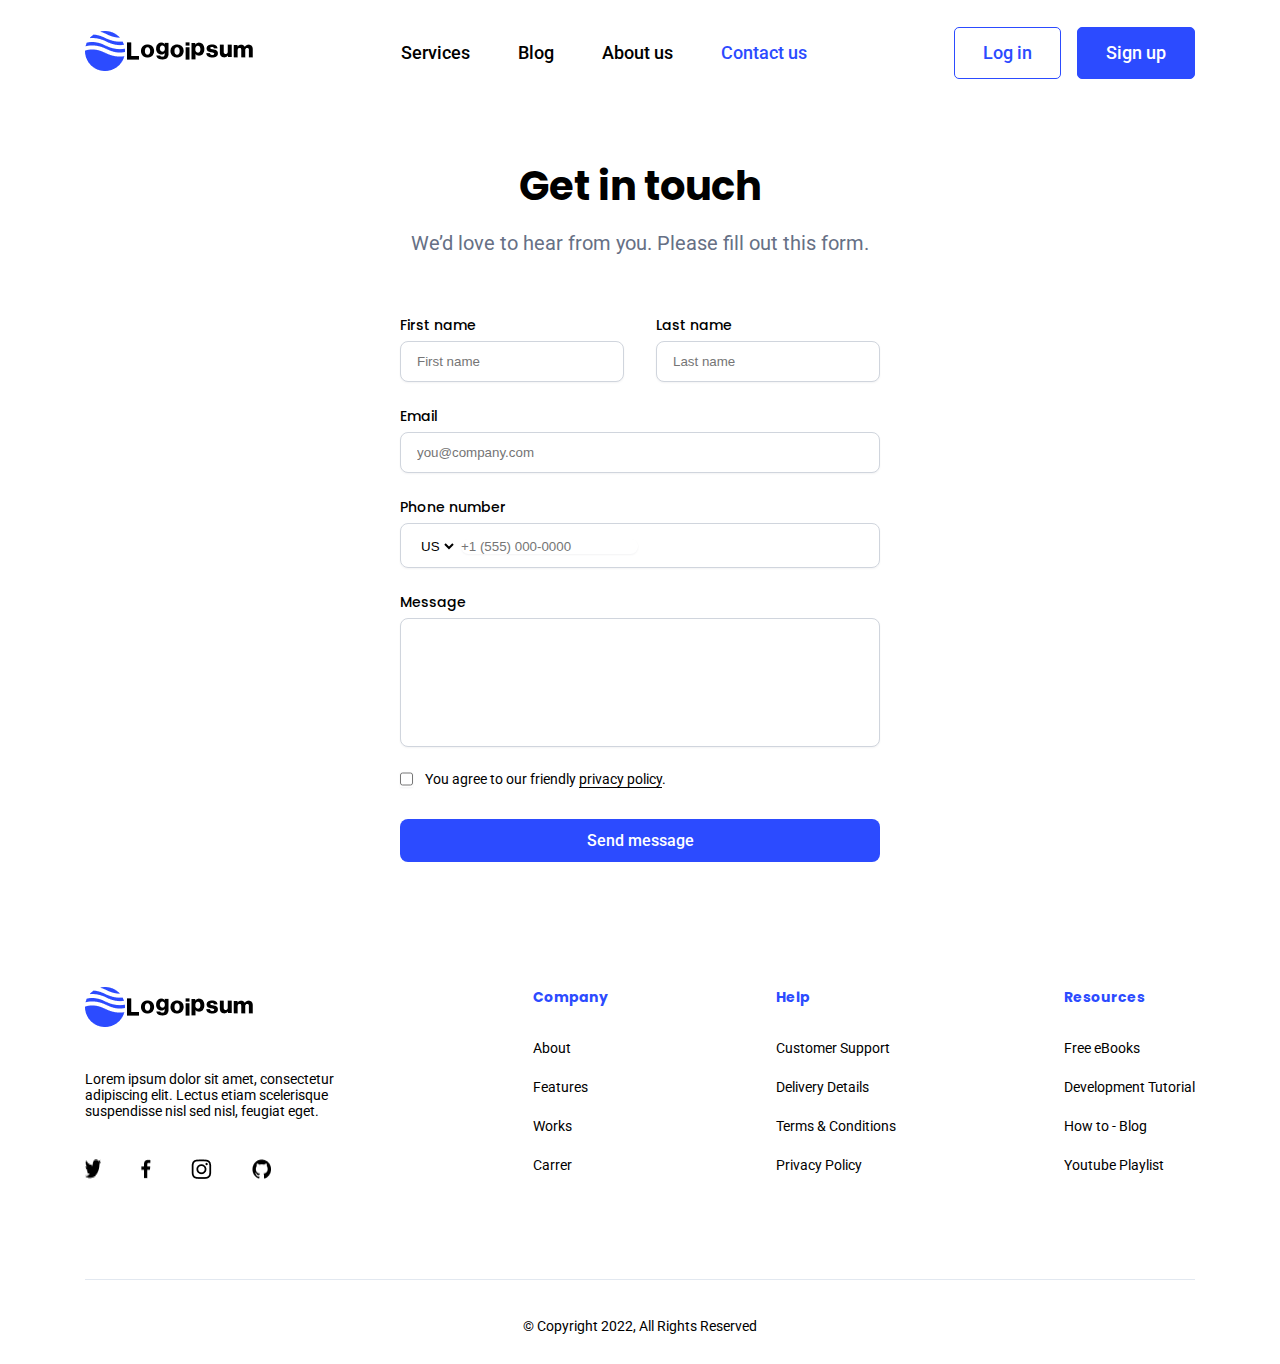
<file: contact.html>
<!DOCTYPE html>
<html lang="en">

<head>
    <meta charset="UTF-8">
    <meta http-equiv="X-UA-Compatible" content="IE=edge">
    <meta name="viewport" content="width=device-width, initial-scale=1.0">
    <title>Contact</title>
    <link rel="stylesheet" href="../css/style.css">
</head>

<body>
    <header>
        <section>
            <nav>
                <div class="container">
                    <div class="nav-contents">
                        <div class="logo">
                            <a href="./index.html"><img src="../logos/Logo.png" alt="" class="image"></a>
                        </div>
                        <div class="nav-items">
                            <ul>
                                <li><a class="font-weight-medium font-small text-black"
                                        href="./services.html">Services</a></li>
                                <li><a class="font-weight-medium font-small text-black" href="./blog.html">Blog</a></li>
                                <li><a class="font-weight-medium font-small text-black" href="./about.html">About us</a>
                                </li>
                                <li><a class="font-weight-medium font-small text-black active"
                                        href="./contact.html">Contact us</a></li>
                            </ul>
                        </div>
                        <div class="user-login">
                            <a href="#" class="button font-small font-weight-medium text-violet">Log in</a>
                            <a href="#" class="button font-small font-weight-medium bg-violet text-white">Sign up</a>
                        </div>
                        <div class="hamburger">
                            <img src="../logos/hamburger.png" alt="">
                        </div>
                    </div>
                </div>
            </nav>
        </section>
    </header>

    <main>
        <section>
            <div class="container">
                <div class="form-section">
                    <div class="heading">
                        <h1 class="font-larger font-weight-bold text-center font-poppins">Get in touch</h1>
                        <p class="font-medium-small text-center text-bluishash">We’d love to hear from you. Please fill
                            out this form.</p>
                    </div>

                    <div class="form">
                        <div class="fields">
                            <div class="field top-field">
                                <div class="field">
                                    <label for="" class="font-poppins font-weight-medium font-extra-small">First
                                        name</label>
                                    <input type="text" class="input" placeholder="First name">
                                </div>
                                <div class="field">
                                    <label for="" class="font-poppins font-weight-medium font-extra-small">Last
                                        name</label>
                                    <input type="text" class="input" placeholder="Last name">
                                </div>
                            </div>
                            <div class="field">
                                <label for="" class="font-poppins font-weight-medium font-extra-small">Email</label>
                                <input type="email" class="input" placeholder="you@company.com">
                            </div>
                            <div class="field">
                                <label for="" class="font-poppins font-weight-medium font-extra-small">Phone
                                    number</label>
                                <div class="input">
                                    <select name="country-code" id="">
                                        <option value="">US</option>
                                        <option value="">BD</option>
                                        <option value="">UK</option>
                                    </select>
                                    <input type="text" class="input select-input" placeholder="+1 (555) 000-0000">
                                </div>
                            </div>
                            <div class="field">
                                <label for="" class="font-poppins font-weight-medium font-extra-small">Message</label>
                                <input type="text" class="input message">
                            </div>
                            <div class="check-field">
                                <input type="checkbox" class="input">
                                <label for="" class="font-weight-regular font-extra-small">You agree to our friendly
                                    <span>privacy policy</span>.</label>
                            </div>
                        </div>
                        <a href="#" class="submit-button font-weight-medium font-smaller">Send message</a>
                    </div>

                </div>
            </div>
        </section>
    </main>





    <footer>
        <section>
            <div class="container">
                <div class="footer-section">
                    <div class="content social-section">
                        <div>
                            <img src="../logos/Logo.png" alt="">
                        </div>
                        <p class="font-extra-small">Lorem ipsum dolor sit amet, consectetur adipiscing elit. Lectus
                            etiam scelerisque suspendisse nisl sed nisl, feugiat eget.</p>
                        <div class="social">
                            <img src="../logos/1.png" alt="">
                            <img src="../logos/2.png" alt="">
                            <img src="../logos/3.png" alt="">
                            <img src="../logos/4.png" alt="">
                        </div>
                    </div>
                    <div class="content">
                        <h5 class="font-extra-small text-violet font-weight-bold font-poppins">Company</h5>
                        <ul>
                            <li>
                                <a href="#" class="font-extra-small text-black">About</a>
                            </li>
                            <li>
                                <a href="#" class="font-extra-small text-black">Features</a>
                            </li>
                            <li>
                                <a href="#" class="font-extra-small text-black">Works</a>
                            </li>
                            <li>
                                <a href="#" class="font-extra-small text-black">Carrer</a>
                            </li>
                        </ul>
                    </div>
                    <div class="content">
                        <h5 class="font-extra-small text-violet font-weight-bold font-poppins">Help</h5>
                        <ul>
                            <li>
                                <a href="#" class="font-extra-small text-black">Customer Support</a>
                            </li>
                            <li>
                                <a href="#" class="font-extra-small text-black">Delivery Details</a>
                            </li>
                            <li>
                                <a href="#" class="font-extra-small text-black">Terms & Conditions</a>
                            </li>
                            <li>
                                <a href="#" class="font-extra-small text-black">Privacy Policy</a>
                            </li>
                        </ul>
                    </div>
                    <div class="content">
                        <h5 class="font-extra-small text-violet font-weight-bold font-poppins">Resources</h5>
                        <ul>
                            <li>
                                <a href="#" class="font-extra-small text-black">Free eBooks</a>
                            </li>
                            <li>
                                <a href="#" class="font-extra-small text-black">Development Tutorial</a>
                            </li>
                            <li>
                                <a href="#" class="font-extra-small text-black">How to - Blog</a>
                            </li>
                            <li>
                                <a href="#" class="font-extra-small text-black">Youtube Playlist</a>
                            </li>
                        </ul>
                    </div>

                </div>
            </div>
        </section>

        <section>
            <div class="container">
                <div class="copyright text-center">
                    <p class="font-extra-small">© Copyright 2022, All Rights Reserved</p>
                </div>
            </div>
        </section>
    </footer>

</body>

</html>
</file>
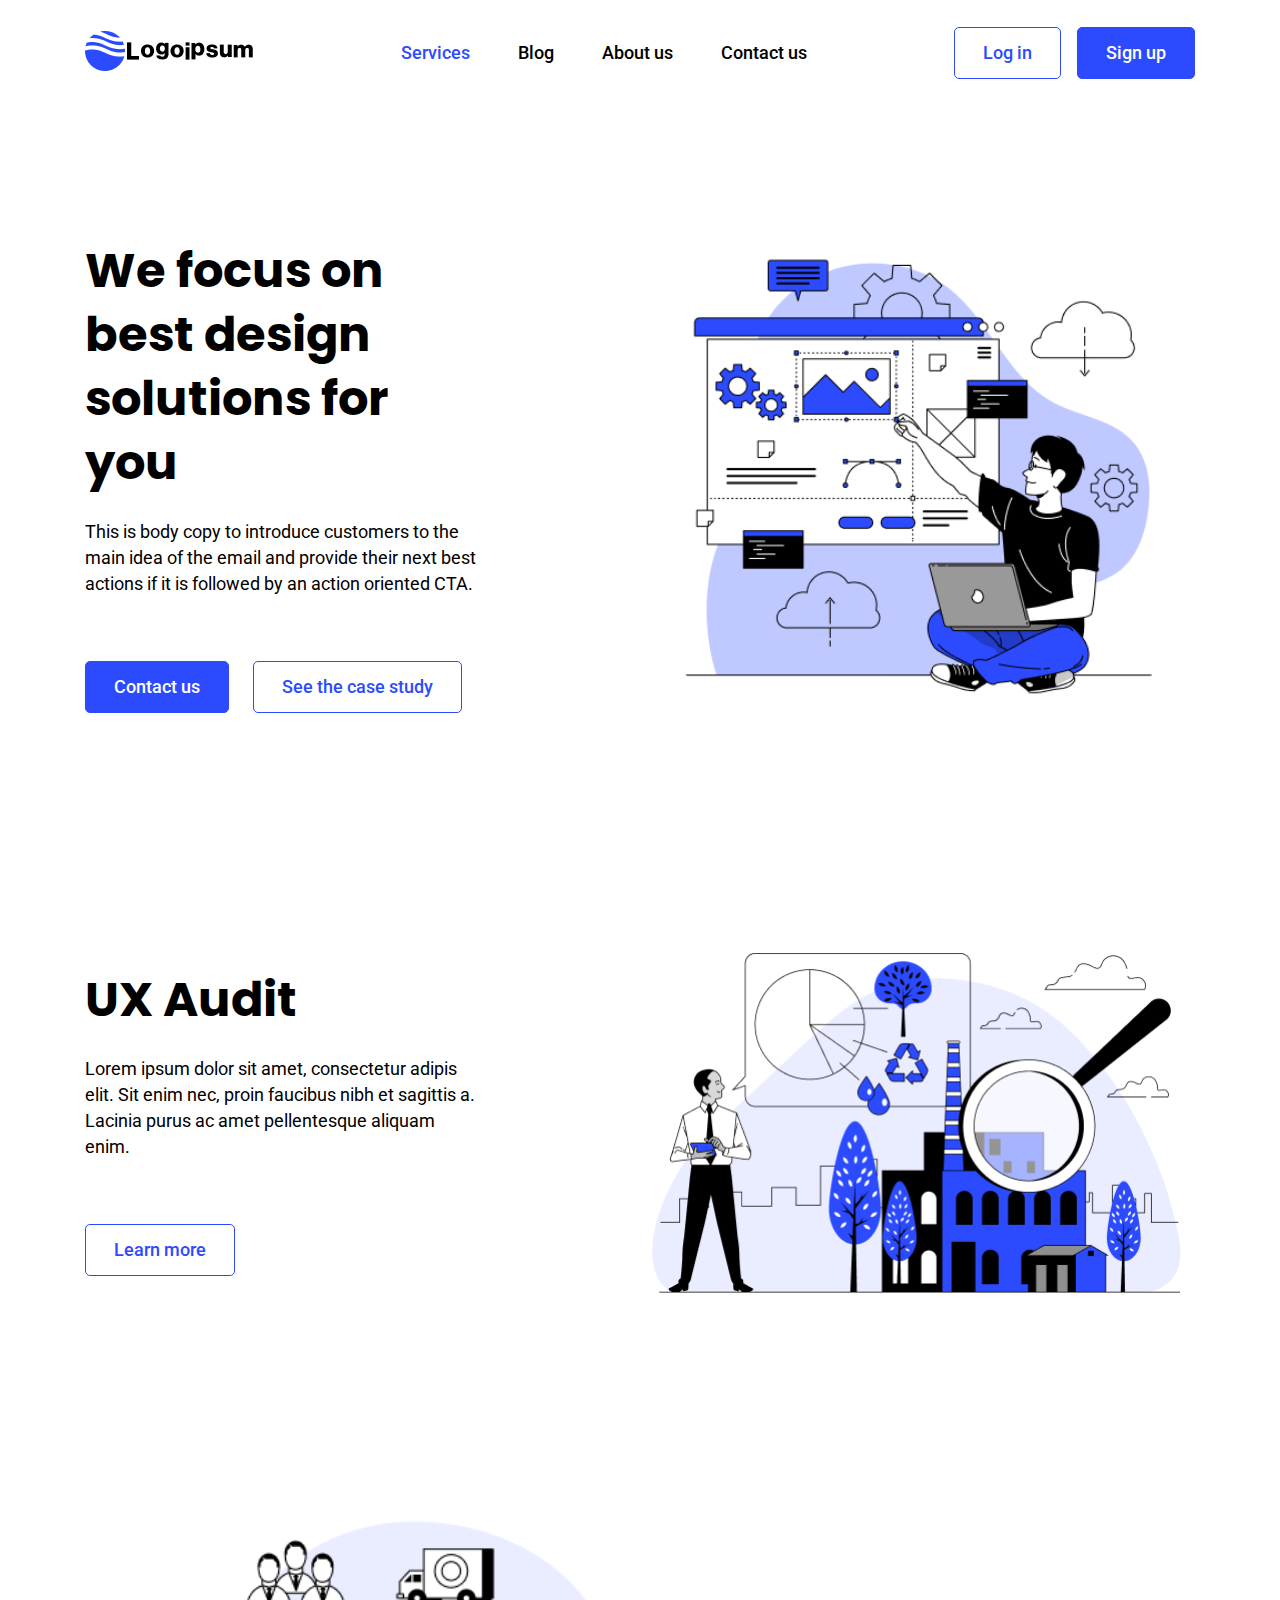
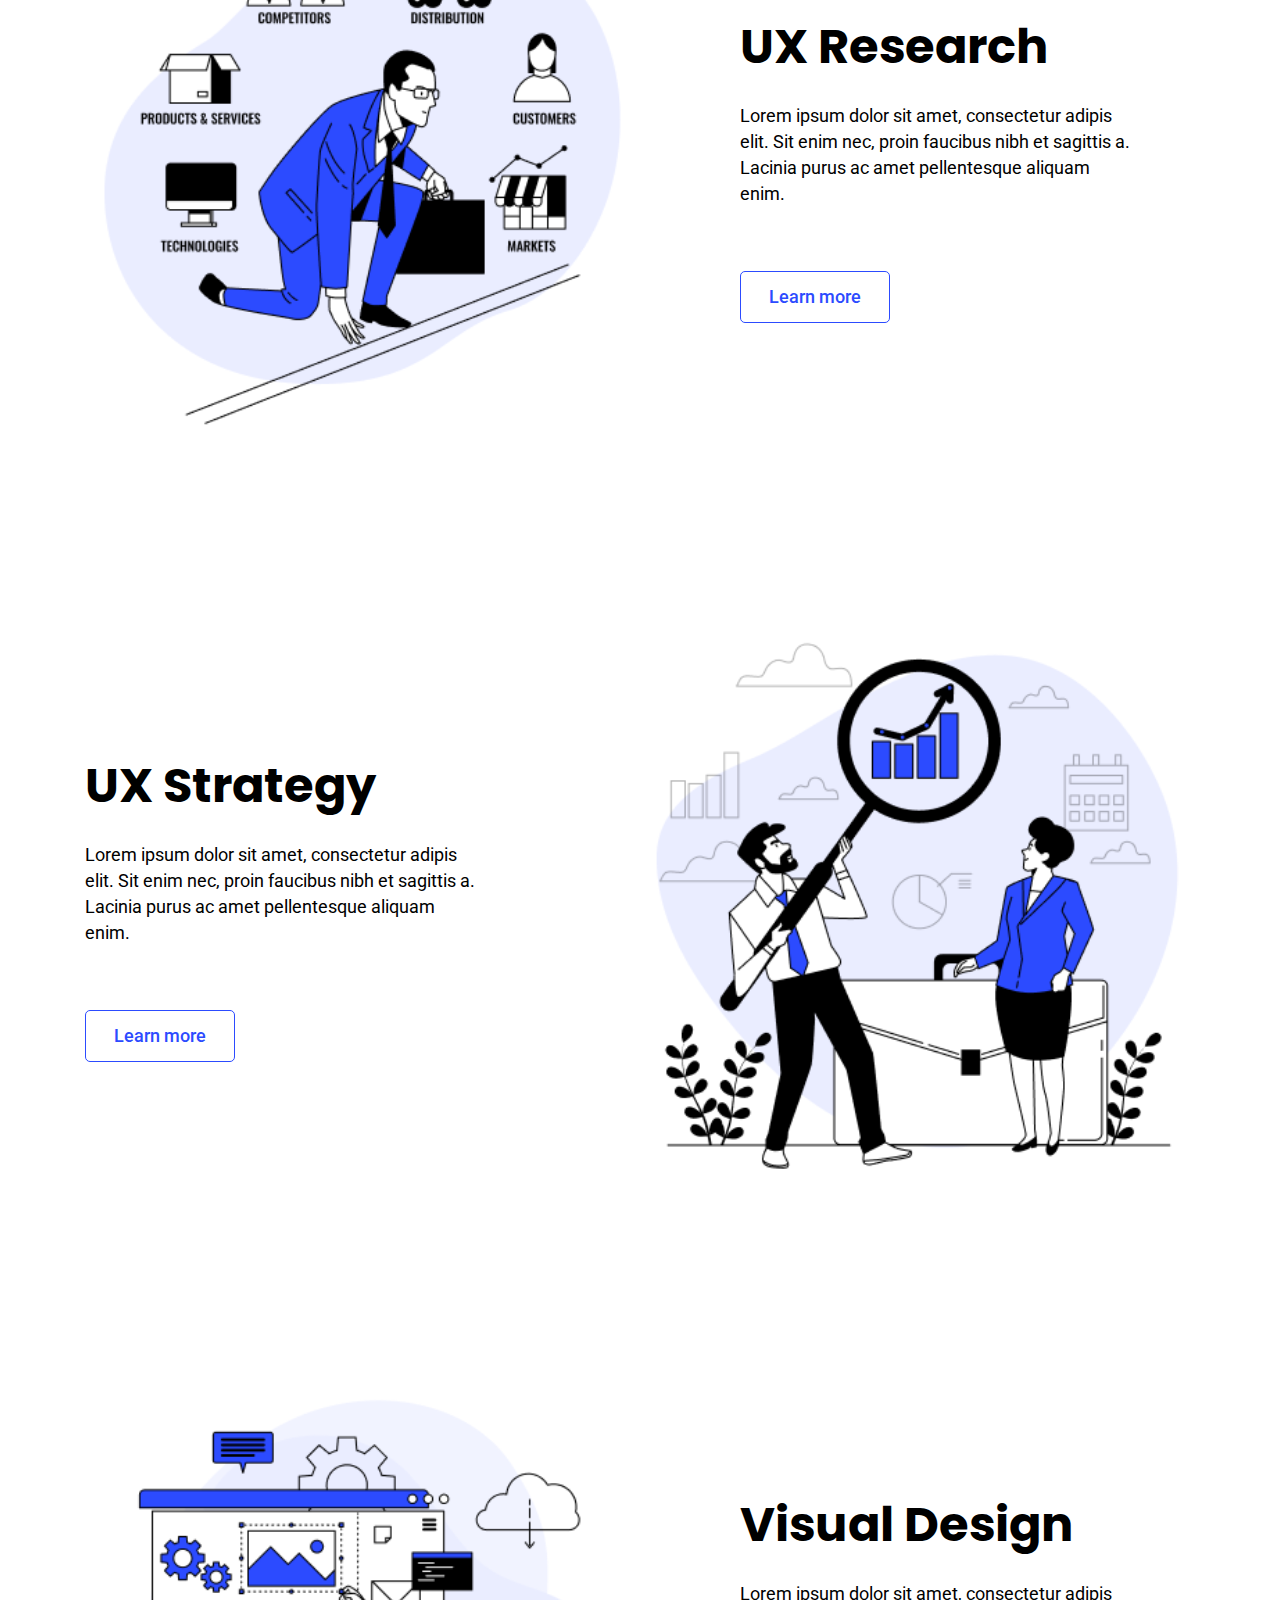
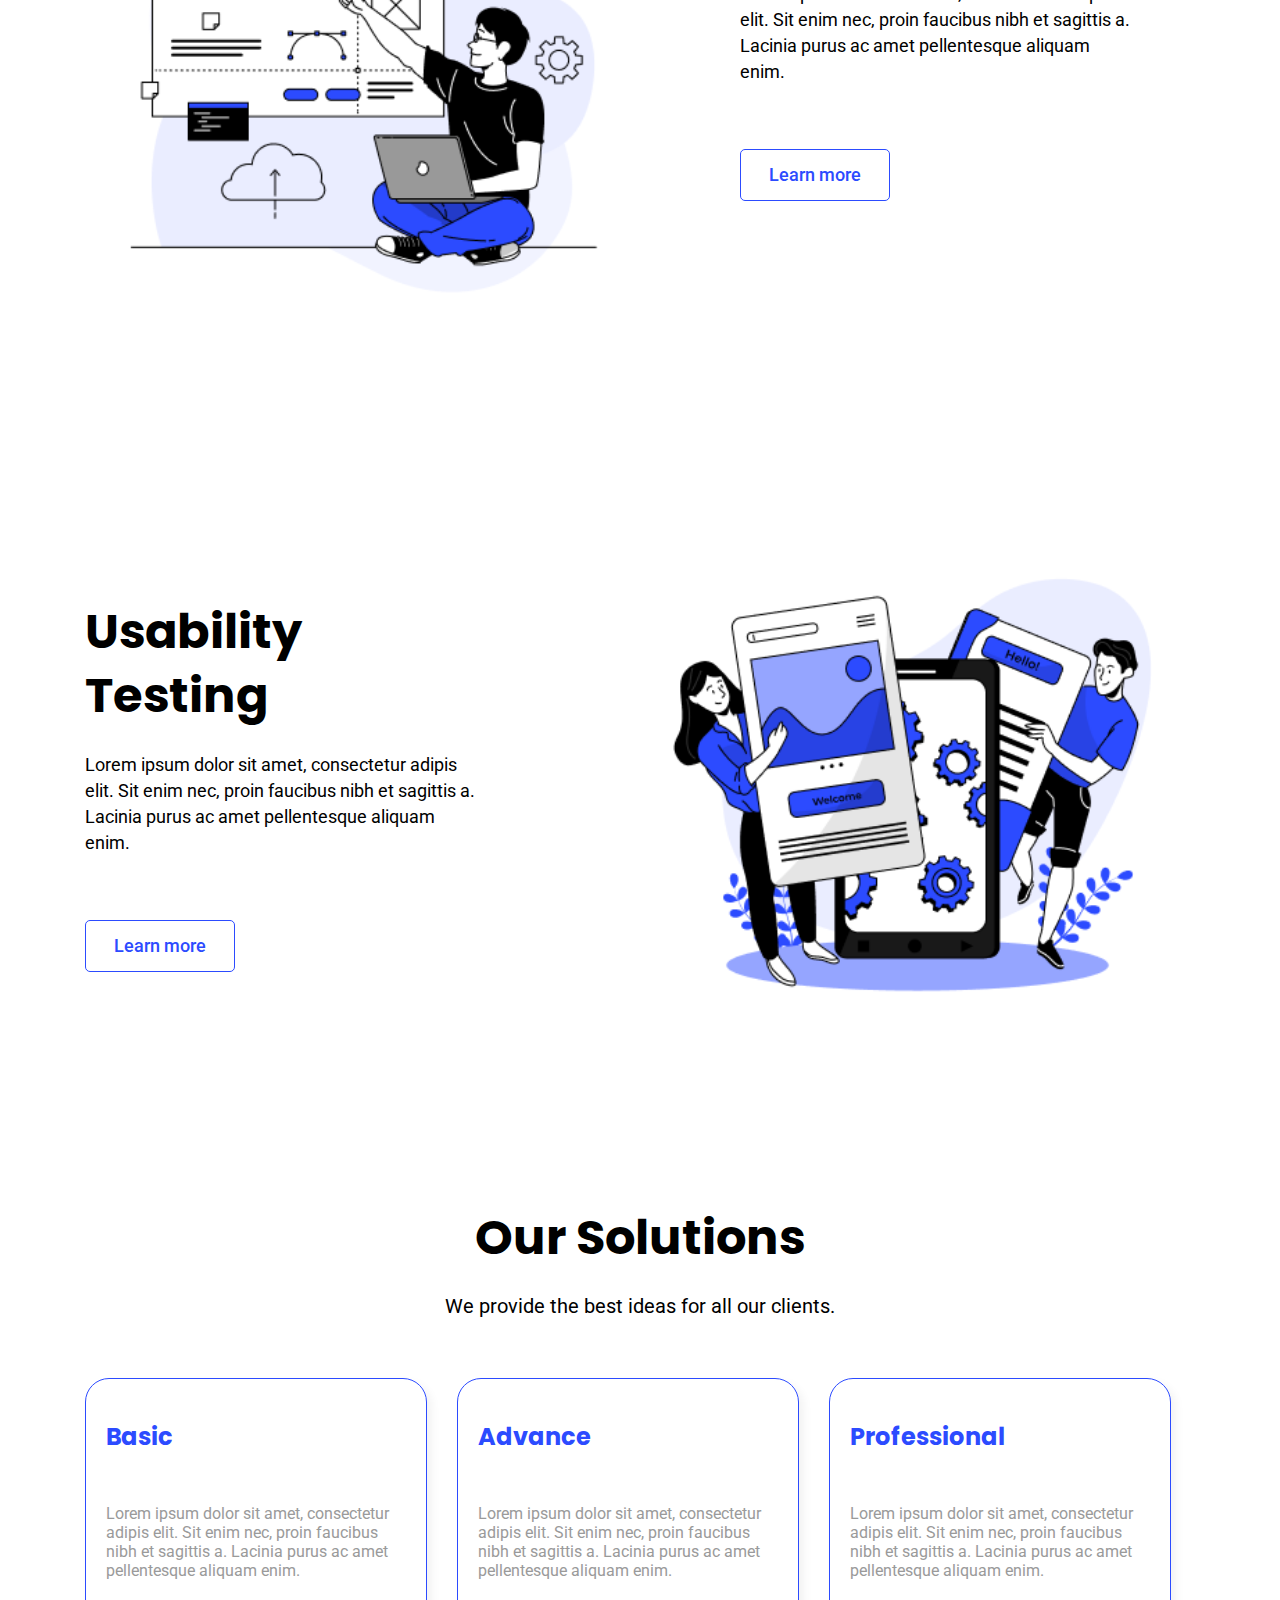
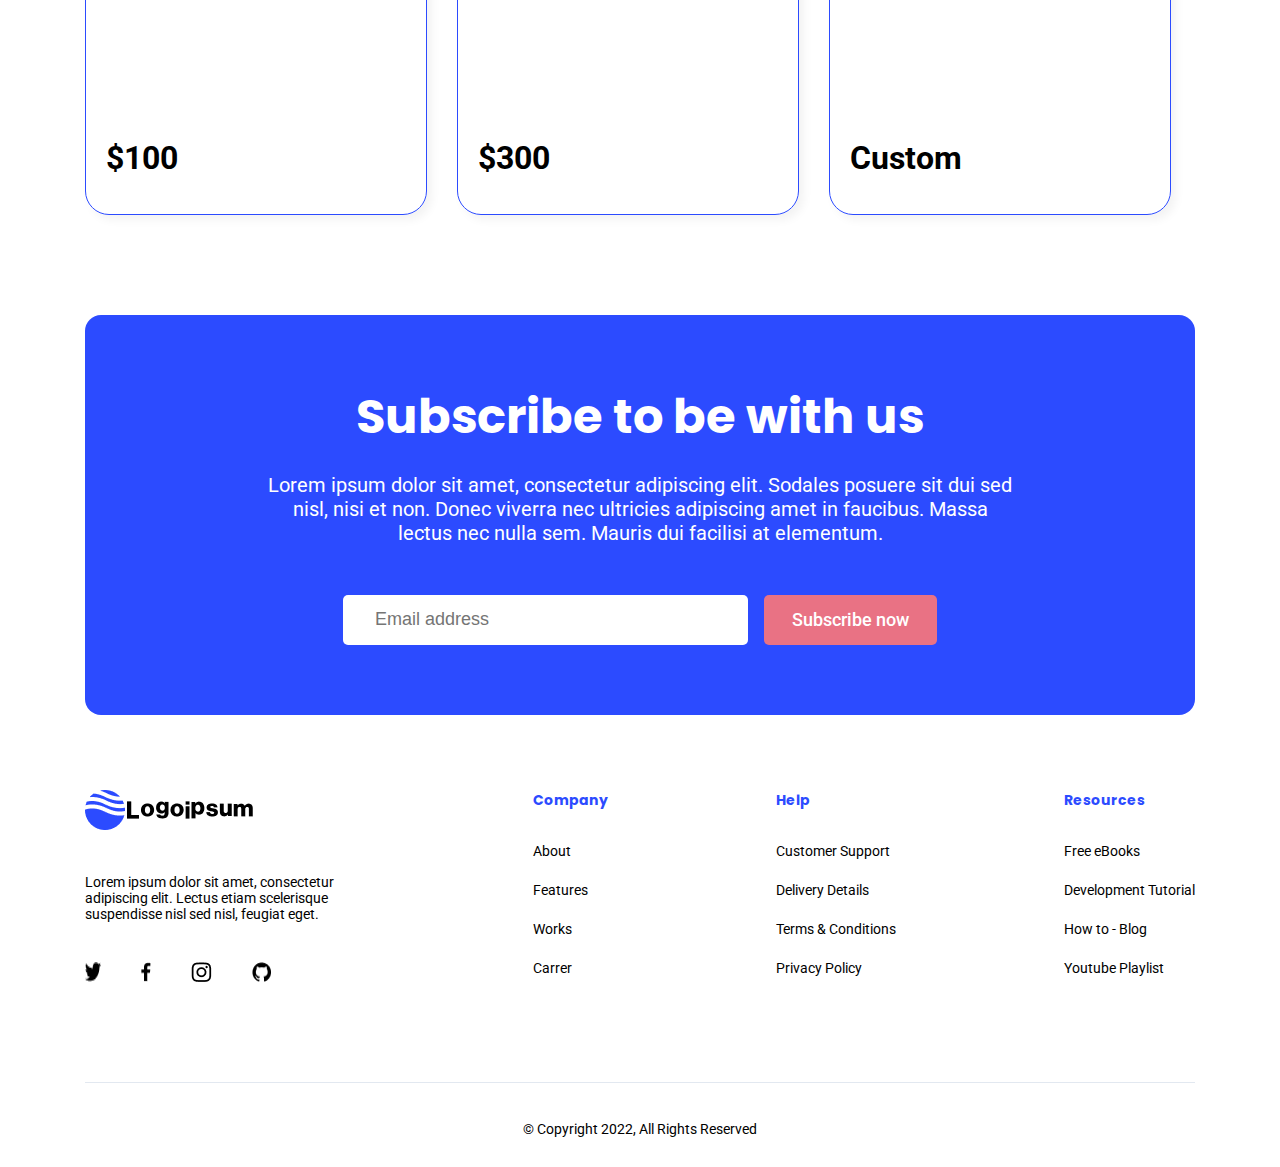
<file: services.html>
<!DOCTYPE html>
<html lang="en">

<head>
    <meta charset="UTF-8">
    <meta http-equiv="X-UA-Compatible" content="IE=edge">
    <meta name="viewport" content="width=device-width, initial-scale=1.0">
    <title>Services</title>
    <link rel="stylesheet" href="../css/style.css">
</head>

<body>
    <header>
        <section>
            <nav>
                <div class="container">
                    <div class="nav-contents">
                        <div class="logo">
                            <a href="./index.html"><img src="../logos/Logo.png" alt="" class="image"></a>
                        </div>
                        <div class="nav-items">
                            <ul>
                                <li><a class="font-weight-medium font-small text-black active"
                                        href="./services.html">Services</a></li>
                                <li><a class="font-weight-medium font-small text-black" href="./blog.html">Blog</a></li>
                                <li><a class="font-weight-medium font-small text-black" href="./about.html">About us</a>
                                </li>
                                <li><a class="font-weight-medium font-small text-black" href="./contact.html">Contact
                                        us</a></li>
                            </ul>
                        </div>
                        <div class="user-login">
                            <a href="#" class="button font-small font-weight-medium text-violet">Log in</a>
                            <a href="#" class="button font-small font-weight-medium bg-violet text-white">Sign up</a>
                        </div>
                    </div>
                </div>
            </nav>
        </section>
    </header>


    <main class="service-page">
        <section>
            <div class="container">
                <div class="hero-section">
                    <div class="left">
                        <div class="text">
                            <h1 class="font-weight-bold font-extra-large font-poppins">We focus on best design solutions
                                for you
                            </h1>
                            <p class="font-weight-regular font-small">This is body copy to introduce customers to the
                                main idea of the email and provide their next best actions if it is followed by an
                                action oriented CTA.</p>
                        </div>
                        <div class="buttons">
                            <a href="#" class="button font-small font-weight-medium bg-violet text-white">Contact us</a>
                            <a href="#" class="button font-small font-weight-medium text-violet">See the case study</a>
                        </div>
                    </div>
                    <div class="right">
                        <img src="../images/services/1.png" alt="" class="image">
                    </div>
                </div>
            </div>
        </section>

        <section>
            <div class="container">
                <div class="hero-section">
                    <div class="left">
                        <div class="text">
                            <h1 class="font-weight-bold font-extra-large font-poppins">UX Audit
                            </h1>
                            <p class="font-weight-regular font-small">Lorem ipsum dolor sit amet, consectetur adipis
                                elit. Sit enim nec, proin faucibus nibh et sagittis a. Lacinia purus ac amet
                                pellentesque aliquam enim.</p>
                        </div>
                        <div class="buttons">
                            <a href="#" class="button font-small font-weight-medium text-violet">Learn more</a>
                        </div>
                    </div>
                    <div class="right">
                        <img src="../images/services/2.png" alt="" class="image">
                    </div>
                </div>
            </div>
        </section>
        <section>
            <div class="container">
                <div class="hero-section column-reverse">
                    <div class="right">
                        <img src="../images/services/3.png" alt="" class="image">
                    </div>
                    <div class="left">
                        <div class="text">
                            <h1 class="font-weight-bold font-extra-large font-poppins">UX Research
                            </h1>
                            <p class="font-weight-regular font-small">Lorem ipsum dolor sit amet, consectetur adipis
                                elit. Sit enim nec, proin faucibus nibh et sagittis a. Lacinia purus ac amet
                                pellentesque aliquam enim.</p>
                        </div>
                        <div class="buttons">
                            <a href="#" class="button font-small font-weight-medium text-violet">Learn more</a>
                        </div>
                    </div>
                </div>
            </div>
        </section>

        <section>
            <div class="container">
                <div class="hero-section">
                    <div class="left">
                        <div class="text">
                            <h1 class="font-weight-bold font-extra-large font-poppins">UX Strategy
                            </h1>
                            <p class="font-weight-regular font-small">Lorem ipsum dolor sit amet, consectetur adipis
                                elit. Sit enim nec, proin faucibus nibh et sagittis a. Lacinia purus ac amet
                                pellentesque aliquam enim.</p>
                        </div>
                        <div class="buttons">
                            <a href="#" class="button font-small font-weight-medium text-violet">Learn more</a>
                        </div>
                    </div>
                    <div class="right">
                        <img src="../images/services/4.png" alt="" class="image">
                    </div>
                </div>
            </div>
        </section>

        <section>
            <div class="container">
                <div class="hero-section column-reverse">
                    <div class="right">
                        <img src="../images/services/5.png" alt="" class="image">
                    </div>
                    <div class="left">
                        <div class="text">
                            <h1 class="font-weight-bold font-extra-large font-poppins">Visual Design
                            </h1>
                            <p class="font-weight-regular font-small">Lorem ipsum dolor sit amet, consectetur adipis
                                elit. Sit enim nec, proin faucibus nibh et sagittis a. Lacinia purus ac amet
                                pellentesque aliquam enim.</p>
                        </div>
                        <div class="buttons">
                            <a href="#" class="button font-small font-weight-medium text-violet">Learn more</a>
                        </div>
                    </div>
                </div>
            </div>
        </section>

        <section>
            <div class="container">
                <div class="hero-section">
                    <div class="left">
                        <div class="text">
                            <h1 class="font-weight-bold font-extra-large font-poppins">Usability Testing
                            </h1>
                            <p class="font-weight-regular font-small">Lorem ipsum dolor sit amet, consectetur adipis
                                elit. Sit enim nec, proin faucibus nibh et sagittis a. Lacinia purus ac amet
                                pellentesque aliquam enim.</p>
                        </div>
                        <div class="buttons">
                            <a href="#" class="button font-small font-weight-medium text-violet">Learn more</a>
                        </div>
                    </div>
                    <div class="right">
                        <img src="../images/services/6.png" alt="" class="image">
                    </div>
                </div>
            </div>
        </section>

        <section>
            <div class="container">
                <div class="pricing">
                    <div class="text">
                        <h1 class="font-extra-large font-weight-bold text-center font-poppins">Our Solutions
                        </h1>
                        <p class="font-medium-small font-regular text-center">We provide the best ideas for all our
                            clients. </p>
                    </div>
                    <div class="cards">
                        <div class="card">
                            <div class="text">
                                <h2 class="font-weight-bold text-violet font-poppins">Basic</h2>
                                <p class="font-medium-samll text-light-ash">Lorem ipsum dolor sit amet, consectetur
                                    adipis elit. Sit enim nec, proin faucibus nibh et sagittis a. Lacinia purus ac amet
                                    pellentesque aliquam enim.</p>
                            </div>
                            <div class="price">
                                <p class="font-large font-weight-bold">$100</p>
                            </div>
                        </div>
                        <div class="card">
                            <div class="text">
                                <h2 class="font-weight-bold text-violet font-poppins">Advance</h2>
                                <p class="font-medium-samll text-light-ash">Lorem ipsum dolor sit amet, consectetur
                                    adipis elit. Sit enim nec, proin faucibus nibh et sagittis a. Lacinia purus ac amet
                                    pellentesque aliquam enim.</p>
                            </div>
                            <div class="price">
                                <p class="font-large font-weight-bold">$300</p>
                            </div>
                        </div>
                        <div class="card">
                            <div class="text">
                                <h2 class="font-weight-bold text-violet font-poppins">Professional</h2>
                                <p class="font-medium-samll text-light-ash">Lorem ipsum dolor sit amet, consectetur
                                    adipis elit. Sit enim nec, proin faucibus nibh et sagittis a. Lacinia purus ac amet
                                    pellentesque aliquam enim.</p>
                            </div>
                            <div class="price">
                                <p class="font-large font-weight-bold">Custom</p>
                            </div>
                        </div>
                    </div>
                </div>
            </div>
        </section>

        <section>
            <div class="container">
                <div class="subscribe-section bg-violet text-white">
                    <div class="text">
                        <h1 class="font-extra-large font-weight-bold text-center font-poppins">Subscribe to be with us
                        </h1>
                        <p class="font-medium-small font-regular text-center">Lorem ipsum dolor sit amet, consectetur
                            adipiscing elit. Sodales posuere sit dui sed nisl, nisi et non. Donec viverra nec ultricies
                            adipiscing amet in faucibus. Massa lectus nec nulla sem. Mauris dui facilisi at elementum.
                        </p>
                    </div>
                    <div class="subscribe">
                        <input type="text" placeholder="Email address">
                        <a href="" class="font-small font-weight-medium bg-pink text-white">Subscribe now</a>
                    </div>
                </div>
            </div>
        </section>
    </main>


    <footer>
        <section>
            <div class="container">
                <div class="footer-section">
                    <div class="content social-section">
                        <div>
                            <img src="../logos/Logo.png" alt="">
                        </div>
                        <p class="font-extra-small">Lorem ipsum dolor sit amet, consectetur adipiscing elit. Lectus
                            etiam scelerisque suspendisse nisl sed nisl, feugiat eget.</p>
                        <div class="social">
                            <img src="../logos/1.png" alt="">
                            <img src="../logos/2.png" alt="">
                            <img src="../logos/3.png" alt="">
                            <img src="../logos/4.png" alt="">
                        </div>
                    </div>
                    <div class="content">
                        <h5 class="font-extra-small text-violet font-weight-bold font-poppins">Company</h5>
                        <ul>
                            <li>
                                <a href="#" class="font-extra-small text-black">About</a>
                            </li>
                            <li>
                                <a href="#" class="font-extra-small text-black">Features</a>
                            </li>
                            <li>
                                <a href="#" class="font-extra-small text-black">Works</a>
                            </li>
                            <li>
                                <a href="#" class="font-extra-small text-black">Carrer</a>
                            </li>
                        </ul>
                    </div>
                    <div class="content">
                        <h5 class="font-extra-small text-violet font-weight-bold font-poppins">Help</h5>
                        <ul>
                            <li>
                                <a href="#" class="font-extra-small text-black">Customer Support</a>
                            </li>
                            <li>
                                <a href="#" class="font-extra-small text-black">Delivery Details</a>
                            </li>
                            <li>
                                <a href="#" class="font-extra-small text-black">Terms & Conditions</a>
                            </li>
                            <li>
                                <a href="#" class="font-extra-small text-black">Privacy Policy</a>
                            </li>
                        </ul>
                    </div>
                    <div class="content">
                        <h5 class="font-extra-small text-violet font-weight-bold font-poppins">Resources</h5>
                        <ul>
                            <li>
                                <a href="#" class="font-extra-small text-black">Free eBooks</a>
                            </li>
                            <li>
                                <a href="#" class="font-extra-small text-black">Development Tutorial</a>
                            </li>
                            <li>
                                <a href="#" class="font-extra-small text-black">How to - Blog</a>
                            </li>
                            <li>
                                <a href="#" class="font-extra-small text-black">Youtube Playlist</a>
                            </li>
                        </ul>
                    </div>

                </div>
            </div>
        </section>

        <section>
            <div class="container">
                <div class="copyright text-center">
                    <p class="font-extra-small">© Copyright 2022, All Rights Reserved</p>
                </div>
            </div>
        </section>
    </footer>

</body>

</html>
</file>
<file: css/style.css>
/* fonts */
@import url('https://fonts.googleapis.com/css2?family=Roboto:wght@400;500;700&display=swap');
@import url('https://fonts.googleapis.com/css2?family=Poppins:wght@400;500;700&display=swap');

* {
    margin: 0;
    padding: 0;
    list-style: none;
    text-decoration: none;
}

body {
    box-sizing: border-box;
    font-family: 'Roboto', sans-serif;
}

.font-poppins {
    font-family: 'Poppins', sans-serif;
}

.container {
    max-width: 1110px;
    margin: auto;
}

.design-container {
    max-width: 1400px;
    margin: auto;
}

.margin-auto {
    margin: 0 auto;
}

/* font sizes */
.font-extra-large {
    font-size: 48px;
    line-height: 64px;
}

.font-larger {
    font-size: 40px;
}

.font-large {
    font-size: 32px;
    line-height: 32px;
}

.font-medium-large {
    font-size: 24px;
}

.font-medium-small {
    font-size: 20px;
}

.font-small {
    font-size: 18px;
    line-height: 26px;
}

.font-samller {
    font-size: 16px;
    line-height: 24px;
}

.font-extra-small {
    font-size: 14px;
}

/* font weight */
.font-weight-bold {
    font-weight: 700;
}

.font-weight-medium {
    font-weight: 500;
}

.font-weight-regular {
    font-weight: 400;
}

/* font weight */

/* color classes */
/* text color */
.text-black {
    color: black;
}

.text-white {
    color: rgb(255, 255, 255);
}

.text-ash {
    color: #52525B;
}

.text-light-ash {
    color: #9A9A9A;
}

.text-bluishash {
    color: #667085;
}

.text-violet {
    color: #2C4BFF;
}

/* text alignment */
.text-start {
    text-align: start;
}

.text-center {
    text-align: center;
}

.text-end {
    text-align: end;
}

/* background color */
.background {
    background-color: #F5F5F5;
}

.bg-white {
    background-color: #fff;
}

.bg-violet {
    background-color: #2C4BFF;
}

.bg-pink {
    background-color: #E97284;
}

.bg-mud {
    background-color: #E59A20;
}

.bg-paste {
    background-color: #54E7BA;
}

.right {
    width: 50%;


}

.left {
    width: 50%;

}

.image {
    width: 100%;
}

.button {
    padding: 12px 28px;
    border-radius: 5px;
    border: 1px solid #2C4BFF;

}

.button:hover {
    background-color: rgb(44, 75, 255, 0.8);
    color: white;
    transition: all .2s;
}

/* Landing page  */
/* nav section */

nav .nav-contents {
    display: flex;
    justify-content: space-between;
    align-items: center;
    /* padding: 30px 0; */
}

nav .nav-contents .nav-items ul {
    display: flex;
    gap: 48px;
}

nav .nav-contents .nav-items ul li {
    padding: 40px 0;
}

nav .nav-contents .nav-items ul li a.active {
    color: #2C4BFF;
}

nav .nav-contents .nav-items ul li a:hover {
    color: #2C4BFF;
    transition: all .2s;
}

nav .nav-contents .user-login {
    display: flex;
    gap: 16px;
}
nav .nav-contents .hamburger{
    display: none;
    padding: 30px 0;
}

/* nav section */

/* hero section */
main .hero-section {
    display: flex;
    gap: 100px;
    align-items: center;
    padding: 90px 0;
    flex-wrap: wrap;
    justify-content: center;
}

main .hero-section .left {
    display: flex;
    flex: 1;
    flex-direction: column;
    gap: 64px;
}

main .hero-section .left .text {
    display: flex;
    flex-direction: column;
    gap: 24px;
    padding-right: 60px;
}

main .hero-section .left .buttons {
    display: flex;
    gap: 24px;
}

/* hero section */


/* benifited-companies section */
main .benifited-companies {
    padding-top: 40px;
    padding-bottom: 80px;
    display: flex;
    flex-direction: column;
    gap: 30px;
}

main .benifited-companies .logos {
    display: flex;
    gap: 48px;
    padding: 0 45px;
    flex-wrap: wrap;
    justify-content: center;
}


/* benifited-companies section */



/* design process section */

main .design-process {
    padding: 50px 0;
}

main .design-process .top {
    padding: 0 400px;
    display: flex;
    flex-direction: column;
    gap: 24px;
}

/* design process section */


/* services section */
main .services-wrapper {
    padding: 50px 0;
}

main .services-wrapper .text {
    padding: 0 300px;
    display: flex;
    flex-direction: column;
    gap: 24px;

}

main .services-wrapper .services {
    display: flex;
    flex-wrap: wrap;
    gap: 30px;
    padding: 60px 0;
}


main .services-wrapper .services .fintech {
    background: linear-gradient(180deg, rgba(9, 15, 53, 0) 36.34%, #090F35 100%), url(../images/s_1.png);
}

main .services-wrapper .services .beauty {
    background: linear-gradient(180deg, rgba(9, 15, 53, 0) 36.34%, #090F35 100%), url(../images/s_2.png);
}

main .services-wrapper .services .restaurant {
    background: linear-gradient(180deg, rgba(9, 15, 53, 0) 36.34%, #090F35 100%), url(../images/s_3.png);
}

main .services-wrapper .services .health {
    background: linear-gradient(180deg, rgba(9, 15, 53, 0) 36.34%, #090F35 100%), url(../images/s_4.png);
}

main .services-wrapper .services .service {
    border-radius: 8px;
    width: 480px;
    height: 604px;
    padding: 30px;
    background-position: center;
    background-size: cover;
    display: flex;
    flex-direction: column;
    justify-content: space-between;

}

main .services-wrapper .services .service .tag {
    padding: 6px 12px;
    border-radius: 24px;
    align-self: flex-start;
}

main .services-wrapper .services .service .content {
    display: flex;
    flex-direction: column;
    gap: 40px;

}

main .services-wrapper .services .service .content .about {
    display: flex;
    flex-direction: column;
    gap: 16px;
}

/* services section */



/* clients-testimonial section */
main .clients-testimonial {
    padding: 60px 0;
}

main .clients-testimonial .text {
    display: flex;
    flex-direction: column;
    gap: 24px;
}

main .clients-testimonial .content {
    padding: 60px 0;
    display: flex;
    gap: 90px;
    align-items: center;
}

main .clients-testimonial .content .right {
    display: flex;
    flex-direction: column;
    gap: 32px;
}

/* clients-testimonial section */

/* subscribe-section  */
main .subscribe-section {
    padding: 70px 182px;
    display: flex;
    flex-direction: column;
    gap: 50px;
    border-radius: 16px;
}

/* subscribe-section  */
main .subscribe-section .text {
    display: flex;
    flex-direction: column;
    gap: 24px;
}

main .subscribe-section .subscribe {
    display: flex;
    justify-content: center;
    gap: 16px;
}

main .subscribe-section .subscribe a {
    padding: 12px 28px;
    border-radius: 5px;


}

main .subscribe-section .subscribe input {
    border-radius: 5px;
    outline: none;
    border: none;
    padding-left: 32px;
    font-size: 18px;
    width: 50%;
}

/* subscribe-section  */

/* footer section */
footer .footer-section {
    padding-top: 75px;
    padding-bottom: 100px;
    display: flex;
    justify-content: space-between;
    border-bottom: 1px solid #E2E8F0;
    /* gap: 50px; */
}

footer .footer-section .social-section {
    display: flex;
    flex-direction: column;
    gap: 40px;
    width: 280px;
}


footer .footer-section .social-section .social {
    display: flex;
    gap: 40px;
}

footer .footer-section .content h5 {
    padding-bottom: 30px;
}

footer .footer-section .content ul {
    display: flex;
    flex-direction: column;
    gap: 20px;
}

footer .copyright {
    padding: 38px 0 30px 0;
}

/* footer section */
/* Landing page  */

/* SERVICES PAGE */
main .pricing {
    padding: 50px 0 100px 0;
}

main .pricing .text {
    display: flex;
    flex-direction: column;
    gap: 24px;
}

main .pricing .cards {
    display: flex;
    flex-wrap: wrap;
    gap: 30px;
    padding-top: 60px;
}

main .pricing .cards .card {
    width: 300px;
    height: 355px;
    padding: 40px 20px;
    border: 1px solid #2C4BFF;
    box-shadow: 5px 5px 10px rgba(0, 0, 0, 0.05);
    border-radius: 24px;
    display: flex;
    flex-direction: column;
    justify-content: space-between;

}

main .pricing .cards .card .text {
    display: flex;
    flex-direction: column;
    gap: 50px;
}


/* SERVICES PAGE */


/* BLOG PAGE */
/* color classes for blog tags */
.blog-text-green {
    color: #027A48;
}

.blog-text-bluishgreen {
    color: #026AA2;
}

.blog-text-darkpink {
    color: #C11574;
}

.blog-text-violet {
    color: #6941C6;
}

.blog-text-bluishviolet {
    color: #3538CD;
}

.blog-text-ashhviolet {
    color: #363F72;
}

.blog-text-orange {
    color: #C4320A;
}

.blog-text-red {
    color: #C01048;
}



/* blog tags background */
.blog-bg-green {
    background-color: #ECFDF3;
}

.blog-bg-bluishgreen {
    background-color: #F0F9FF;
}

.blog-bg-darkpink {
    background-color: #FDF2FA;
}

.blog-bg-violet {
    background-color: #F9F5FF;
}

.blog-bg-bluishviolet {
    background-color: #EEF4FF;
}

.blog-bg-ashhviolet {
    background-color: #F8F9FC;
}

.blog-bg-orange {
    background-color: #FFF6ED;
}

.blog-bg-red {
    background-color: #FFF1F3;
}


main .first-blog-section {
    display: flex;
    gap: 30px;
}

main .first-blog-section .right .blogs .blog {
    display: flex;
    gap: 30px;
}

main .first-blog-section .right .blogs .blog .bottom {
    padding-top: 0;
}

main .first-blog-section .right .blogs .blog .bottom .text p:last-child {
    padding-right: 20px;
}



/* blogs */
main .blogs {
    display: flex;
    flex-wrap: wrap;
    gap: 30px;
}

main .blogs .blog .bottom {
    padding-top: 30px;
    display: flex;
    flex-direction: column;
    gap: 40px;

}

main .blogs .blog .bottom .text {
    display: flex;
    flex-direction: column;
    gap: 12px;
}

main .blogs .blog .bottom .text p:last-child {
    padding-right: 50px;
}

main .blogs .blog .bottom .text .heading {
    display: flex;
    justify-content: space-between;
    align-items: baseline;
}

main .blogs .blog .bottom .text .heading h1 {
    padding-right: 40px;
}

main .blogs .blog .bottom .tags {
    display: flex;
    gap: 8px;
}

.blog .bottom .tags .tag {
    padding: 1.8px 9.5px;
    border-radius: 15px;
}


/* blogs */

main .all-blog-posts {
    padding-top: 100px;
}

main .all-blog-posts .blogs {
    padding: 55px 0 100px 0;
    row-gap: 80px;
}

main .all-blog-posts .blogs .blog {
    flex: 1;
}

main .all-blog-posts .pagination {
    display: flex;
    justify-content: space-between;
    align-items: center;
    padding: 50px 0;
    width: 100%;
}

main .all-blog-posts .pagination .navigation a>div {
    display: flex;
    gap: 12px;
    align-items: center;
    /* align-items: baseline; */
}

main .all-blog-posts .pagination .pages ul {
    display: flex;
    gap: 5px;
}

main .all-blog-posts .pagination .pages ul li a {
    padding: 10px 15px;
    border-radius: 8px;
}

main .all-blog-posts .pagination .pages ul li a.active {
    background: #F9F5FF;
    color: #7F56D9;
}

main .all-blog-posts .pagination .pages ul li a:hover {
    background: #F9F5FF;
    color: #7F56D9;
}

/* BLOG PAGE */


/* ABOUT PAGE */

/* VALUES SECTION */
main .values-section {
    padding: 100px 0;
    display: flex;
    flex-direction: column;
    gap: 100px;
}

main .values-section .values-wrapper {
    display: flex;
    flex-wrap: wrap;
    gap: 30px;
    justify-content: center;

}

main .values-section .values-wrapper .value {
    display: flex;
    flex: 1;
    flex-direction: column;
    gap: 50px;
}

main .values-section .values-wrapper .value:first-child p {
    margin-top: -38px;
}

/* VALUES SECTION */


/* members section */
main .members-section {
    padding: 50px 0 200px 0;
}

main .members-section .tag {
    padding-top: 40px;
    padding-left: 150px;
    padding-right: 150px;
}

main .members-section .members {
    padding-top: 100px;
    display: flex;
    flex-wrap: wrap;
    align-items: center;
    column-gap: 200px;
    row-gap: 60px;
}

main .members-section .members .member {
    display: flex;
    flex: 1;
    flex-direction: column;
    align-items: center;
    gap: 20px;
}

/* members section */

/* achivement section */
main .achivement-section {
    padding: 80px 65px 50px 65px;
    border-radius: 24px;
}

main .achivement-section h1 {
    padding-bottom: 100px;
}

main .achivement-section .achivements {
    display: flex;
    flex-wrap: wrap;
    gap: 50px;
    justify-content: center;

}

main .achivement-section .achivements .achivement {
    flex: 1;
}

main .achivement-section .achivements .achivement h2 {
    padding-bottom: 50px;
}

main .achivement-section .achivements .achivement p {
    line-height: 50px;
}

/* achivement section */

/* ABOUT PAGE */


/* form section */
main .form-section {
    padding: 50px 0;
    display: flex;
    flex-direction: column;
    justify-content: center;
    align-items: center;
    gap: 60px;
}

main .form-section .heading {
    display: flex;
    flex-direction: column;
    gap: 15px;
}

main .form-section .form {
    max-width: 480px;
    display: flex;
    flex-direction: column;
    width: 100%;
}
main .form-section .form .fields {
    display: flex;
    flex-direction: column;
    gap: 24px;
    width: 100%;

}

main .form-section .form .fields .field {
    display: flex;
    flex-direction: column;
    gap: 5px;
    flex: 1;
    flex-wrap: wrap;
}

main .form-section .form .input {
    padding: 12px 16px;
    outline: none;
    border: none;
    border: 1px solid #D0D5DD;
    box-shadow: 0px 1px 2px rgba(16, 24, 40, 0.05);
    border-radius: 8px;
    flex: 1;
}
main .form-section .form .fields .top-field{
    flex-direction: row;
    gap: 32px;
}
main .form-section .form .message{
    padding-bottom: 100px;
}

main .form-section .form .fields .check-field{
    display: flex;
    align-self: flex-start;
    gap: 12px;
    padding-bottom: 32px;
}
main .form-section .form .fields .check-field label span{
    border-bottom: 1px solid #000000;
}

main .form-section .form .submit-button{
    padding: 12px 0 ;
    background: #2C4BFF;
    color: white;
    border-radius: 8px;
    text-align: center;
}
main .form-section .form .submit-button:hover{
    background: rgb(44, 75, 255, 0.9);
}

main .form-section .form .fields .field .select-input{
    border: none;
    padding: 0;
}
main .form-section .form .fields .field select{
    border: none;
    outline: none;
    background: #FFFFFF;
    width: 40px;
}

/* form section */





@media only screen and (max-width:375px) {
    .container {
        width: 95%;
    }

    .right {
        width: 100%;
    }

    .left {
        width: 100%;
    }

    .font-extra-large,
    .font-larger {
        font-size: 32px;
        line-height: 32px;
    }

    /* nav bar */
    nav .nav-contents .hamburger{
        display: block;
    }
    nav .nav-contents .nav-items, nav .nav-contents .user-login{
        display: none;
    }
    /* nav bar */

    /* footer section */
    footer .footer-section{
        flex-direction: column;
        gap: 50px;
    }
    footer .footer-section .social-section{
        width: 100%;
    }
    /* footer section */


    .buttons{
        align-self: center;
        text-align: center;
    }


    /* landing page */
    main .design-process .top{
        padding: 0;
    }

    main .services-wrapper .text{
        padding: 0;
    }
    main .clients-testimonial .content{
        flex-direction: column;
    }

    main .subscribe-section{
        padding: 70px 20px;
    }
    main .subscribe-section .subscribe{
        flex-direction: column;
        text-align: center;
        justify-content: center;
    }
    main .subscribe-section .subscribe input{
        width: 90%;
        padding: 12px 15px;
    }
    /* landing page */


    /* services page */
    .service-page .buttons{
        flex-direction: column;
    }
    .service-page .column-reverse{
        flex-direction: column-reverse;
    }
    
    /* services page */


    /* blog page */
    main .first-blog-section{
        flex-direction: column;
    }
    main .first-blog-section .right .blogs .blog{
        flex-direction: column;
    }
    main .first-blog-section .right .blogs .blog img{
        width: 100%;
    }

    main .all-blog-posts{
        display: flex;
        flex-direction: column;
        align-items: center;
    }
    main .all-blog-posts .pagination .pages{
        display: none;
    }
    /* blog page */


    /* about page */
    main .values-section .values-wrapper{
        gap: 50px;
    }
    main .values-section .values-wrapper .value{
        gap: 20px;
    }
    main .values-section .values-wrapper .value:first-child p {
        margin-top: 0;
    }
    main .members-section .tag {
        padding-top: 40px;
        padding-left: 0;
        padding-right: 0;
    }
    main .achivement-section {
        padding: 80px 30px 50px 30px;
    }
    main .achivement-section h1{
        text-align: center;
    }
    main .achivement-section .achivements{
        gap: 100px;
    }
    main .achivement-section .achivements .achivement h2{
        padding-bottom: 20px;
    }
    /* about page */

}
</file>
